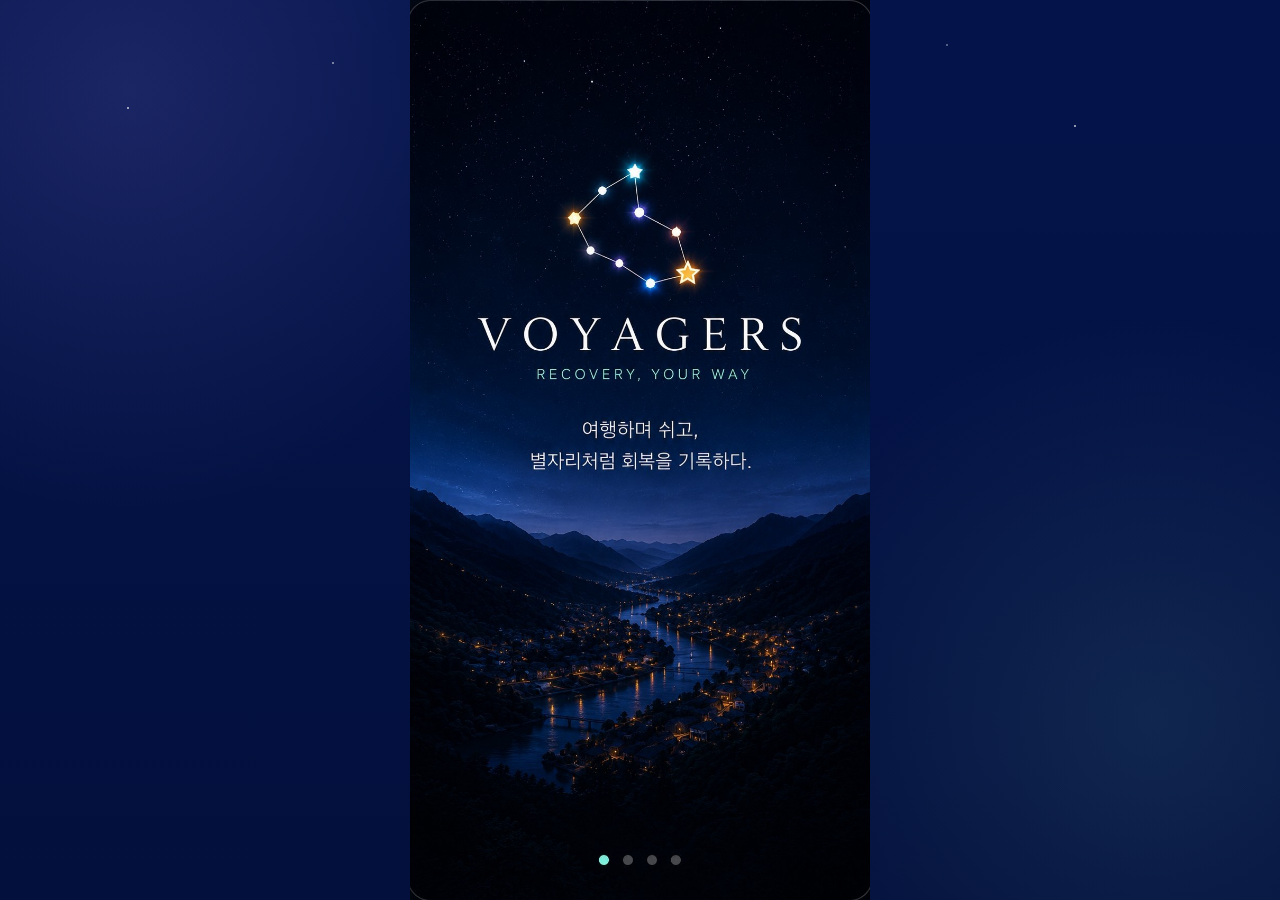
<file: index.html>
<!DOCTYPE html>
<html lang="ko">
<head>
  <meta charset="UTF-8" />
  <meta name="viewport" content="width=device-width, initial-scale=1, viewport-fit=cover" />
  <title>VOYAGERS - Mobile Prototype</title>
  <link rel="preconnect" href="https://fonts.googleapis.com">
  <link rel="preconnect" href="https://fonts.gstatic.com" crossorigin>
  <link href="https://fonts.googleapis.com/css2?family=Cormorant+Garamond:wght@500;600;700&family=Pretendard:wght@400;500;600;700;800&display=swap" rel="stylesheet">
  <link rel="stylesheet" href="style.css?v=300">
</head>
<body>
  <div class="app-shell">
    <section class="screen active" id="splash-screen">
      <div class="center-screen" id="splash-bg">
        </div>
    </section>

    <section class="screen" id="onboarding-screen">
      <div class="screen-inner" style="padding: 0; position: relative; height: 100vh;">
        
        <button id="to-login" style="
          position: absolute; 
          top: 0; right: 0; 
          width: 100px; height: 60px; 
          z-index: 20; 
          background: transparent; 
          border: none; 
          color: transparent; 
          cursor: pointer;
          outline: none;
          -webkit-tap-highlight-color: transparent; /* 터치 시 생기는 하이라이트 박스 제거 */
        ">
          건너뛰기
        </button>

        <div class="hero-card" style="border: none; box-shadow: none; border-radius: 0; height: 100%; margin: 0; background: #03103d;">
          <div class="hero-slide slide-art" data-slide="0" id="ob-bg-1"></div>
          <div class="hero-slide slide-art" data-slide="1" id="ob-bg-2"></div>
          <div class="hero-slide slide-art" data-slide="2" id="ob-bg-3"></div>
        </div>

        <div style="position: absolute; bottom: calc(50px + env(safe-area-inset-bottom)); left: 24px; right: 24px; z-index: 10;">
          <div class="progress-dots" style="margin-bottom: 32px; justify-content: center;">
            <span class="active" data-dot="0"></span>
            <span data-dot="1"></span>
            <span data-dot="2"></span>
          </div>
          <button class="cta-btn" id="next-onboarding" style="background: #fff; color: #03103d; font-weight: 800; box-shadow: 0 10px 30px rgba(0,0,0,0.5);">다음 항해로</button>
        </div>
      </div>
    </section>

    <section class="screen" id="login-screen">
      <div class="screen-inner">
        <div class="top-row">
          <button class="chip-btn" id="back-to-onboarding">이전</button>
          <button class="ghost-btn" id="skip-to-home-top">비로그인으로 입장</button>
        </div>

        <div class="card login-panel">
          <div class="login-logo">
            <div class="mini-mark" aria-hidden="true">
              <svg viewBox="0 0 80 80" width="42" height="42" fill="none">
                <path d="M14 49 L25 41 L37 45 L48 33 L60 37 L69 26 L74 29" stroke="rgba(182,230,255,0.78)" stroke-width="2.4" stroke-linecap="round"/>
                <circle cx="14" cy="49" r="3.5" fill="#fff1ad"/><circle cx="25" cy="41" r="4" fill="#fff1ad"/><circle cx="37" cy="45" r="3.4" fill="#fff1ad"/><circle cx="48" cy="33" r="4.2" fill="#fff1ad"/><circle cx="60" cy="37" r="3.8" fill="#fff1ad"/><circle cx="69" cy="26" r="4.4" fill="#fff1ad"/><circle cx="74" cy="29" r="3.2" fill="#fff1ad"/>
              </svg>
            </div>
            <div>
              <h2 class="mini-brand">VOYAGERS</h2>
              <p class="mini-copy">영월의 고요한 밤을 따라, 수면을 위한 여행을 시작해보세요.</p>
            </div>
          </div>

          <h3 class="login-title">당신의 회복 별자리를 시작할 준비가 되었어요</h3>
          <p class="login-desc">원하는 로그인 방식으로 시작하거나, 지금은 비로그인으로 먼저 둘러볼 수도 있어요.</p>

          <div class="social-stack">
            <button class="social-btn kakao social-trigger" data-provider="카카오">카카오로 시작하기</button>
            <button class="social-btn naver social-trigger" data-provider="네이버">네이버로 시작하기</button>
            <button class="social-btn apple social-trigger" data-provider="Apple ID">Apple ID로 시작하기</button>
          </div>

          <div class="divider">또는</div>
          <button class="guest-btn" id="skip-to-home">로그인 생략하고 다음 페이지로</button>
          <div class="info-note" style="position:relative;z-index:1;">비로그인으로 둘러본 뒤, 나중에 별자리 기록을 저장할 수 있습니다.</div>
        </div>

        <div class="login-footnote">현재는 화면 프로토타입 단계로, 소셜 로그인은 실제 인증 대신 안내 모달로 연결됩니다.</div>
      </div>
    </section>

    <section class="screen" id="home-screen">
      <div class="screen-inner">
        <div class="topbar">
          <div class="brand">
            <div class="brand-mark">
              <svg viewBox="0 0 24 24" fill="none" stroke="currentColor" stroke-width="1.8" aria-hidden="true">
                <path d="M4 16L12 5l8 11"/><path d="M8 16h8"/><path d="M10 19h4"/>
              </svg>
            </div>
            <div class="brand-copy-home">
              <small>Starry Sleep Tourism</small>
              <strong>VOYAGERS</strong>
            </div>
          </div>
          <div class="top-actions">
            <button class="icon-btn" id="open-record-modal" aria-label="회복 기록 안내">✦</button>
            <button class="icon-btn" id="open-profile-modal" aria-label="프로필 안내">☻</button>
          </div>
        </div>

        <section class="page-section active" data-page="home">
          <div class="page-hero">
            <div class="eyebrow">영월 숙면 관광 · 별자리 지도</div>
            <h1>오늘의 회복 여정을 따라 나만의 별자리를 완성해보세요</h1>
            <p>수면에 도움이 되는 영월의 관광 자원을 따라 이동하고, 방문한 장소를 별처럼 모아 개인별 회복 별자리를 만드는 홈 화면 프로토타입입니다.</p>
          </div>

          <div class="map-top">
              <div>
                <h2>오늘의 별자리 지도</h2>
                <p>수면 치유를 돕는 영월의 장소들을 연결하여 별자리를 그려보세요.</p>
              </div>
            </div>

            <div class="legend">
              <span class="pill"><i style="background:#00FBFF"></i> 정서 안정</span>
              <span class="pill"><i style="background:#FF2E63"></i> 수면 압력</span>
              <span class="pill"><i style="background:#00FF85"></i> 숲 치유</span>
              <span class="pill"><i style="background:#BF95FF"></i> 야경 전환</span>
              <span class="pill"><i style="background:#FFD700"></i> 치유 숙소</span>
            </div>

            <div class="map-visual">
            <div class="map-scroll-area" id="map-scroll-area">
              <div id="map-wrapper" style="position: relative; display: inline-flex; height: 100%; transform-origin: top left; transition: transform 0.2s ease-out;">
                
                <img src="images/map.jpg?v=999" class="real-map-img" id="real-map-img" alt="영월 지도">
                
                <div id="star-layer" style="position: absolute; top:0; left:0; width:100%; height:100%;">
                  
                  <svg id="constellation-svg" style="position: absolute; top:0; left:0; width:100%; height:100%; z-index:1; pointer-events:none;"></svg>

                  <button class="node-button state-default theme-calm" style="left: 40.5%; top: 66%;" data-node="cheongnyeongpo" data-theme="calm">
                    <span class="glow"></span><span class="dot"></span><span class="label">청령포</span>
                  </button>
                  <button class="node-button state-default theme-calm" style="left: 42.1%; top: 53.2%;" data-node="jangneung" data-theme="calm">
                    <span class="glow"></span><span class="dot"></span><span class="label">장릉</span>
                  </button>
                  <button class="node-button state-default theme-calm" style="left: 64.5%; top: 87.3%;" data-node="saggat" data-theme="calm">
                    <span class="glow"></span><span class="dot"></span><span class="label">김삿갓문학관</span>
                  </button>
<button class="node-button state-default theme-calm" style="left: 59.1%; top: 71.2%;" data-node="yemilfootbath" data-theme="calm">
  <span class="dot"></span><span class="label">와인족욕체험</span>
</button>
<button class="node-button state-default theme-calm" style="left: 45.0%; top: 53.9%;" data-node="bodeoksa" data-theme="calm">
  <span class="dot"></span><span class="label">보덕사</span>
</button>
                  <button class="node-button state-default theme-active" style="left: 54.5%; top: 42%;" data-node="eorayeon" data-theme="active">
                    <span class="glow"></span><span class="dot"></span><span class="label">동강 어라연</span>
                  </button>
                  <button class="node-button state-default theme-active" style="left: 28.3%; top: 49.6%;" data-node="hanbando" data-theme="active">
                    <span class="glow"></span><span class="dot"></span><span class="label">한반도지형</span>
                  </button>
                  <button class="node-button state-default theme-active" style="left: 16.6%; top: 27.7%;" data-node="yoseonjeong" data-theme="active">
                    <span class="glow"></span><span class="dot"></span><span class="label">요선정</span>
                  </button>
                  <button class="node-button state-default theme-active" style="left: 53.2%; top: 79.0%;" data-node="riverbugging" data-theme="active">
  <span class="dot"></span><span class="label">리버버깅</span>
</button>
<button class="node-button state-default theme-active" style="left: 61.2%; top: 74.0%;" data-node="sankkoradeyi" data-theme="active">
  <span class="dot"></span><span class="label">산꼬라데이길</span>
</button>
                  <button class="node-button state-default theme-forest" style="left: 64.5%; top: 58.8%;" data-node="manggyeong" data-theme="forest">
                    <span class="glow"></span><span class="dot"></span><span class="label">망경대산 휴양림</span>
                  </button>
                  <button class="node-button state-default theme-forest" style="left: 92.4%; top: 76.2%;" data-node="moss" data-theme="forest">
                    <span class="glow"></span><span class="dot"></span><span class="label">상동 이끼계곡</span>
                  </button>
                  <button class="node-button state-default theme-forest" style="left: 71.9%; top: 83.5%;" data-node="naeri" data-theme="forest">
                    <span class="glow"></span><span class="dot"></span><span class="label">내리계곡</span>
                  </button>
<button class="node-button state-default theme-forest" style="left: 60.3%; top: 59.3%;" data-node="yeonhavalley" data-theme="forest">
  <span class="dot"></span><span class="label">연하계곡</span>
</button>
<button class="node-button state-default theme-forest" style="left: 79.5%; top: 66.2%;" data-node="danpungsan" data-theme="forest">
  <span class="dot"></span><span class="label">단풍산</span>
</button>
                  <button class="node-button state-default theme-night" style="left: 47.7%; top: 54.7%;" data-node="byeolmaro" data-theme="night">
                    <span class="glow"></span><span class="dot"></span><span class="label">별마로천문대</span>
                  </button>
                  <button class="node-button state-default theme-night" style="left: 39.4%; top: 52.4%;" data-node="seondol" data-theme="night">
                    <span class="glow"></span><span class="dot"></span><span class="label">선돌 (일몰)</span>
                  </button>
                  <button class="node-button state-default theme-night" style="left: 49.6%; top: 59%;" data-node="yeongwolbridge" data-theme="night">
                    <span class="glow"></span><span class="dot"></span><span class="label">영월대교 야경</span>
                  </button>
<button class="node-button state-default theme-night" style="left: 41.1%; top: 60.7%;" data-node="riversidedetention" data-theme="night">
  <span class="dot"></span><span class="label">강변저류지</span>
</button>
<button class="node-button state-default theme-night" style="left: 47.3%; top: 58.8%;" data-node="radiostar" data-theme="night">
  <span class="dot"></span><span class="label">라디오스타박물관</span>
</button>
                  <button class="node-button state-default theme-stay" style="left: 27%; top: 47.9%;" id="dynamic-stay-node" data-node="room_pending" data-theme="stay">
                    <span class="glow"></span><span class="dot"></span><span class="label">전용 치유 숙소</span>
                  </button>
                  
                </div> </div> </div> <div class="map-controls">
              <span id="zoom-level-text" style="color:var(--mint); font-size:11px; text-align:center; font-weight:800; background:rgba(0,0,0,0.6); padding:4px 0; border-radius:12px; margin-bottom:4px; border:1px solid rgba(255,255,255,0.1);">1.0x</span>
              <button id="map-zoom-in" aria-label="지도 확대">＋</button>
              <button id="map-zoom-out" aria-label="지도 축소">－</button>
            </div>
            
            <div class="map-indicator-container">
              <div class="map-indicator-bar" id="map-indicator-bar"></div>
            </div>
          </div> <section class="section">
            <div class="section-header">
              <div>
                <h3>오늘의 수면 친화 관광지</h3>
                <p>수면에 도움이 되는 시간대와 감각 자극 수준에 맞춰, 영월의 회복 장소를 추천합니다.</p>
              </div>
              <div class="linkish">전체 보기</div>
            </div>

            <div class="recommend-grid">
              <article class="recommend-card forest">
                <div class="content">
                  <span class="tag best">추천</span>
                  <h4>느린 숲길 산책 코스</h4>
                  <p>낮의 햇빛과 조용한 걸음을 통해 생체리듬을 정돈하고, 과한 각성을 낮추는 자연 체류형 코스입니다.</p>
                </div>
                <div class="footer">
                  <div class="meta">
                    <span>저자극</span>
                    <span>30분</span>
                    <span>환경 민감형</span>
                  </div>
                  <div class="round-play">→</div>
                </div>
              </article>

              <article class="recommend-card stars">
                <div class="content">
                  <span class="tag night">Night</span>
                  <h4>별 보기 전환 루트</h4>
                  <p>해질 무렵부터 별마로천문대 방향으로 이어지는 조용한 동선으로, 밤의 감각 전환을 돕는 코스입니다.</p>
                </div>
                <div class="footer">
                  <div class="meta">
                    <span>야간 추천</span>
                    <span>40분</span>
                    <span>별자리 완성</span>
                  </div>
                  <div class="round-play">→</div>
                </div>
              </article>

              <article class="recommend-card river">
                <div class="content">
                  <span class="tag new">새 루트</span>
                  <h4>강변 감각 리셋 포인트</h4>
                  <p>시야가 트인 강변에서 머무르며 호흡을 정리하고, 숙소 도착 전 몸의 긴장을 풀어주는 정적 체류형 장소입니다.</p>
                </div>
                <div class="footer">
                  <div class="meta">
                    <span>정서 회복형</span>
                    <span>20분</span>
                    <span>숙소 전 추천</span>
                  </div>
                  <div class="round-play">→</div>
                </div>
              </article>
            </div>
          </section>
        </section> 

        <section class="page-section" data-page="diagnosis">
          <div class="page-hero" style="text-align:center; align-items:center; display:flex; flex-direction:column;">
            <div class="eyebrow" style="margin:0 auto 14px;">진단 · 사전 설문</div>
            <h1 style="max-width:100%; text-align:center;">오늘의 회복 여행을 설계하기 위한 3가지 진단</h1>
            <p style="text-align:center; margin:12px auto 0;">여행 성향 · 수면 습관 · 환경 민감도를 차례대로 체크하면, 홈에서 맞춤 회복 코스를 보여드립니다.</p>
          </div>

          <section class="section">
            <div style="display:flex; flex-direction:column; gap:14px;" id="survey-card-list">
              <button class="survey-entry-card" data-survey="travel" style="
                display:flex; align-items:center; gap:16px;
                padding:18px 20px;
                border-radius:24px;
                border:1px solid rgba(255,255,255,0.1);
                background:linear-gradient(135deg, rgba(159,141,255,0.18), rgba(255,255,255,0.04));
                cursor:pointer; text-align:left; width:100%;
              ">
                <div style="
                  width:52px; height:52px; flex:0 0 52px;
                  border-radius:18px;
                  background:rgba(159,141,255,0.22);
                  display:grid; place-items:center;
                  font-size:24px;
                ">✦</div>
                <div style="flex:1;">
                  <div style="font-size:11px; color:var(--text-faint); letter-spacing:0.1em; text-transform:uppercase; margin-bottom:4px;">진단 01</div>
                  <div style="font-size:17px; font-weight:800; color:var(--text); margin-bottom:4px;">여행 성향</div>
                  <div style="font-size:12px; color:var(--text-soft); line-height:1.55;">나는 어떤 스타일의 여행자인가요?</div>
                </div>
                <div id="travel-status" style="
                  font-size:11px; font-weight:700;
                  padding:6px 10px; border-radius:999px;
                  background:rgba(255,255,255,0.06);
                  color:var(--text-faint);
                  white-space:nowrap;
                ">미완료</div>
              </button>

              <button class="survey-entry-card" data-survey="sleep" style="
                display:flex; align-items:center; gap:16px;
                padding:18px 20px;
                border-radius:24px;
                border:1px solid rgba(255,255,255,0.1);
                background:linear-gradient(135deg, rgba(133,228,209,0.14), rgba(255,255,255,0.04));
                cursor:pointer; text-align:left; width:100%;
              ">
                <div style="
                  width:52px; height:52px; flex:0 0 52px;
                  border-radius:18px;
                  background:rgba(133,228,209,0.18);
                  display:grid; place-items:center;
                  font-size:24px;
                ">☾</div>
                <div style="flex:1;">
                  <div style="font-size:11px; color:var(--text-faint); letter-spacing:0.1em; text-transform:uppercase; margin-bottom:4px;">진단 02</div>
                  <div style="font-size:17px; font-weight:800; color:var(--text); margin-bottom:4px;">수면 습관</div>
                  <div style="font-size:12px; color:var(--text-soft); line-height:1.55;">요즘 충분히 자고 있나요?</div>
                </div>
                <div id="sleep-status" style="
                  font-size:11px; font-weight:700;
                  padding:6px 10px; border-radius:999px;
                  background:rgba(255,255,255,0.06);
                  color:var(--text-faint);
                  white-space:nowrap;
                ">미완료</div>
              </button>

              <button class="survey-entry-card" data-survey="sensitivity" style="
                display:flex; align-items:center; gap:16px;
                padding:18px 20px;
                border-radius:24px;
                border:1px solid rgba(255,255,255,0.1);
                background:linear-gradient(135deg, rgba(255,201,107,0.14), rgba(255,255,255,0.04));
                cursor:pointer; text-align:left; width:100%;
              ">
                <div style="
                  width:52px; height:52px; flex:0 0 52px;
                  border-radius:18px;
                  background:rgba(255,201,107,0.18);
                  display:grid; place-items:center;
                  font-size:24px;
                ">◎</div>
                <div style="flex:1;">
                  <div style="font-size:11px; color:var(--text-faint); letter-spacing:0.1em; text-transform:uppercase; margin-bottom:4px;">진단 03</div>
                  <div style="font-size:17px; font-weight:800; color:var(--text); margin-bottom:4px;">환경 민감도</div>
                  <div style="font-size:12px; color:var(--text-soft); line-height:1.55;">빛·소리·온도에 얼마나 민감한가요?</div>
                </div>
                <div id="sensitivity-status" style="
                  font-size:11px; font-weight:700;
                  padding:6px 10px; border-radius:999px;
                  background:rgba(255,255,255,0.06);
                  color:var(--text-faint);
                  white-space:nowrap;
                ">미완료</div>
              </button>
            </div>
          </section>
        </section>

        <section class="page-section" data-page="course">
          <div class="page-hero">
            <div class="eyebrow" id="course-eyebrow">코스 · 맞춤 동선</div>
            <h1 id="course-hero-title">낮에서 밤까지 이어지는 회복 동선을 확인하세요</h1>
            <p id="course-hero-desc">진단을 완료하면 나의 수면 성향과 환경 민감도에 맞춘 1박 2일 회복 타임라인이 이곳에 생성됩니다.</p>
          </div>

          <div id="course-empty-state" class="center-screen" style="padding-top: 40px; display: block;">
            <div style="font-size: 32px; color: var(--text-faint); margin-bottom: 12px;">✦</div>
            <p style="color: var(--text-soft); font-size: 14px; line-height:1.6;">아직 분석된 회복 프로파일이 없습니다.<br>진단 탭에서 3가지 설문을 먼저 완료해 주세요.</p>
          </div>

          <div id="course-timeline-state" style="display: none;">
            
            <div class="prescription-card">
              <div class="rx-header">
                <span class="rx-logo">Rx</span>
                <span class="rx-title">Sleep Prescription</span>
              </div>
              <div class="rx-tags">
                <span class="rx-tag" id="rx-match">AI 매칭률 분석 중...</span>
                <span class="rx-tag" id="rx-pressure">권장 수면 압력 분석 중...</span>
                <span class="rx-tag" id="rx-env">환경 제어 솔루션 대기 중</span>
              </div>
            </div>

            <div class="timeline-container">
              <div class="timeline-item">
                <div class="timeline-marker step-1"></div>
                <div class="timeline-content card plain-card">
                  <div class="timeline-time">Day 1 · 14:00 PM</div>
                  <h4 id="course-step1-title">맞춤형 오후 활동</h4>
                  <p id="course-step1-desc">생체 리듬을 깨우는 활동 구간입니다.</p>
                  <div class="meta" style="margin-top: 10px;">
                    <span id="course-step1-tag">활동형</span>
                  </div>
                </div>
              </div>

              <div class="timeline-item">
                <div class="timeline-marker step-2"></div>
                <div class="timeline-content card plain-card">
                  <div class="timeline-time">Day 1 · 18:00 PM</div>
                  <h4 id="course-step2-title">맞춤형 수면 다이닝</h4>
                  <p id="course-step2-desc">저녁 식사와 감각 전환 구간입니다.</p>
                </div>
              </div>

              <div class="timeline-item">
                <div class="timeline-marker step-3"></div>
                <div class="timeline-content card plain-card">
                  <div class="timeline-time">Day 1 · 21:00 PM</div>
                  <h4 id="course-step3-title">환경 맞춤형 객실 세팅</h4>
                  <p id="course-step3-desc">입면 최적화 구간입니다.</p>
                </div>
              </div>

              <div class="timeline-item">
                <div class="timeline-marker step-4"></div>
                <div class="timeline-content card plain-card">
                  <div class="timeline-time">Day 2 · 08:00 AM</div>
                  <h4 id="course-step4-title">회복 리포트 확인</h4>
                  <p id="course-step4-desc">수면 데이터 축적 구간입니다.</p>
                </div>
              </div>
            </div>

            <button class="cta-btn" id="start-journey-btn" style="margin-top: 24px; display: flex; align-items: center; justify-content: center; gap: 8px;">
              <span>✦ 이 맞춤 처방으로 별자리 여정 시작하기</span>
            </button>
            <div style="text-align: center; margin-top: 12px; color: var(--text-faint); font-size: 12px;">
              버튼을 누르면 홈 지도의 별자리 기록이 활성화됩니다.
            </div>

          </div>
        </section>

        <section class="page-section" data-page="record">
          <div class="page-hero">
            <div class="eyebrow">기록 · 수면 데이터 & 별자리</div>
            <h1>수집된 데이터로 최적의 수면 환경을 찾아갑니다</h1>
            <p>스마트링 센서 데이터와 낮의 관광 동선이 결합되어, 나에게 가장 잘 맞는 치유 프로파일을 완성합니다.</p>
          </div>

          <div id="record-empty-state" class="center-screen" style="padding-top: 40px; display: block;">
            <div style="font-size: 32px; color: var(--text-faint); margin-bottom: 12px;">☾</div>
            <p style="color: var(--text-soft); font-size: 14px; line-height: 1.6;">아직 기록된 수면 데이터가 없습니다.<br>영월의 숙소를 방문하여 첫 번째 별자리를 완성해 보세요.</p>
          </div>

          <div id="record-data-state" style="display: none;">
            
            <section class="section" style="margin-top: 0; margin-bottom: 24px;">
              <div class="section-header">
                <h3>나만의 별자리 모음</h3>
                <p>완성된 회복의 궤적들이 이곳에 보관됩니다.</p>
              </div>
              <div class="archive-grid" id="constellation-archive-grid"></div>
            </section>

            <section class="section card plain-card record-card">
              <div style="display: flex; justify-content: space-between; align-items: flex-start;">
                <div>
                  <h4 id="record-constellation-name" style="color: var(--gold); margin-bottom: 4px;">영월의 치유 별자리</h4>
                  <p style="margin: 0; font-size: 13px; color: var(--text-soft);">1회차 방문 수면 분석 리포트</p>
                </div>
                <div class="record-stars" style="margin-top: 0;">
                  <span></span><span></span><span></span><span></span><span></span>
                </div>
              </div>

              <div class="data-dashboard" style="margin-top: 20px; padding: 16px; background: rgba(0,0,0,0.2); border-radius: 16px;">
                <div style="display: flex; align-items: baseline; gap: 8px; margin-bottom: 12px;">
                  <span style="font-size: 12px; color: var(--text-faint);">종합 수면 효율</span>
                  <strong style="font-size: 28px; color: var(--mint);">88%</strong>
                  <span style="font-size: 11px; color: var(--text-soft);">↑ 평소 대비 15% 상승</span>
                </div>
                
                <div class="stat-bar-container">
                  <div class="stat-bar-label">
                    <span style="color: #9f8dff;">얕은 잠 2h</span>
                    <span style="color: var(--mint);">깊은 잠 3h 20m</span>
                    <span style="color: var(--gold);">렘수면 1h 40m</span>
                  </div>
                  <div class="stat-bar" style="height: 8px; border-radius: 4px; display: flex; overflow: hidden; margin-top: 6px;">
                    <div style="width: 25%; background: #9f8dff;"></div>
                    <div style="width: 50%; background: var(--mint);"></div>
                    <div style="width: 25%; background: var(--gold);"></div>
                  </div>
                </div>
              </div>

              <div class="record-list" style="margin-top: 16px;">
                <div class="record-item" style="background: rgba(133,228,209,0.1); border-color: rgba(133,228,209,0.2);">
                  <div>
                    <strong style="color: var(--mint);">최적의 수면 연계 발견!</strong>
                    <span style="margin-top: 6px;">낮 시간의 <b id="record-day-activity" style="color:#fff; padding:2px 6px; border-radius:4px; background:rgba(255,255,255,0.1);">활동</b>과 숙소의 <b id="record-night-env" style="color:#fff; padding:2px 6px; border-radius:4px; background:rgba(255,255,255,0.1);">환경 제어</b>가 결합되었을 때 깊은 수면 비율이 가장 높았습니다.</span>
                  </div>
                </div>
              </div>
                  <div class="record-item" style="margin-top: 12px; background: rgba(255, 201, 107, 0.05); border-color: rgba(255, 201, 107, 0.2); display: block;">
                  <strong style="color: var(--gold); margin-bottom: 8px;">실제 컨디션은 어떤가요?</strong>
                  <p style="font-size: 12px; color: var(--text-soft); margin-bottom: 12px;">기계가 측정하지 못한 당신의 주관적인 수면 만족도를 알려주세요.</p>
                  
                  <div style="display: flex; gap: 8px; justify-content: space-between;">
                    <button class="satisfaction-btn" data-value="low" style="flex:1; padding: 10px; border-radius: 12px; border: 1px solid rgba(255,255,255,0.1); background: rgba(0,0,0,0.2); color: #fff; font-size: 12px; cursor: pointer;">찌뿌둥해요 😶‍🌫️</button>
                    <button class="satisfaction-btn" data-value="mid" style="flex:1; padding: 10px; border-radius: 12px; border: 1px solid rgba(255,255,255,0.1); background: rgba(0,0,0,0.2); color: #fff; font-size: 12px; cursor: pointer;">적당해요 🙂</button>
                    <button class="satisfaction-btn" data-value="high" style="flex:1; padding: 10px; border-radius: 12px; border: 1px solid rgba(255,255,255,0.1); background: rgba(0,0,0,0.2); color: #fff; font-size: 12px; cursor: pointer;">개운해요! 🤩</button>
                  </div>
                  
                  <div id="satisfaction-result-msg" style="margin-top: 16px; font-size: 13px; line-height: 1.5; color: var(--mint); display: none; padding-top: 12px; border-top: 1px dashed rgba(255,255,255,0.1);">
                  </div>
                </div>
              <div style="margin-top: 20px; padding-top: 16px; border-top: 1px dashed rgba(255,255,255,0.1); text-align: center;">
                <p style="font-size: 12px; color: var(--text-soft); line-height: 1.5; margin-bottom: 12px;">
                  치유는 한 번으로 끝나지 않습니다.<br>다음 방문 시 다른 코스와 환경을 테스트하여<br>나에게 가장 완벽한 수면 프로파일을 완성해 보세요.
                </p>
                <button class="ghost-btn" id="reserve-next-btn" style="width: 100%; font-size: 13px;">다음 회차 치유 코스 예약하기</button>
              </div>

            </section>
          </div>
        </section>

        <section class="page-section" data-page="mypage">
          <div class="page-hero">
            <div class="eyebrow">마이 · 계정과 설정</div>
            <h1>나만의 수면 프로파일과 기록을 관리하세요</h1>
            <p>다회차 방문을 통해 업적을 달성하고, 나에게 완벽하게 맞춰진 객실 환경을 미리 세팅해 보세요.</p>
          </div>

          <section class="section" style="margin-top:0;">
            <div class="section-header">
              <h3>내 회복 프로파일</h3>
              <p>진단 기반의 나의 수면·여행 성향입니다.</p>
            </div>
            <div class="card plain-card profile-card" style="text-align:center; padding: 24px 16px;">
              <div class="profile-avatar" id="mypage-avatar">?</div>
              <h4 id="mypage-profile-title" style="font-size:18px; font-weight:800; color:#fff; margin-bottom:8px;">미진단 관광자</h4>
              <p id="mypage-profile-desc" style="color:var(--text-soft); font-size:13px; margin:0; line-height:1.5;">진단 탭에서 사전 설문을 완료하면 나만의 프로파일 칭호가 부여됩니다.</p>
            </div>
          </section>
          <section class="section" id="mypage-daily-routine" style="display: none;">
            <div class="section-header">
              <h3>일상 수면 루틴 가이드</h3>
              <p>영월에서의 회복 경험을 일상에서도 이어가세요.</p>
            </div>
            <div class="card plain-card" style="background: linear-gradient(135deg, rgba(255,255,255,0.06), rgba(255,255,255,0.01));">
              <div class="trail-list" style="margin-top: 0;">
                <div class="trail-step">
                  <div class="step-dot" style="background: var(--primary); box-shadow: 0 0 0 4px rgba(159,141,255,0.15);"></div>
                  <div class="step-copy">
                    <strong style="color: #fff;">행동 처방 (낮)</strong>
                    <span id="routine-action">진단을 완료하면 맞춤 일상 행동 가이드가 제공됩니다.</span>
                  </div>
                </div>
                <div class="trail-step">
                  <div class="step-dot" style="background: var(--gold); box-shadow: 0 0 0 4px rgba(255,201,107,0.15);"></div>
                  <div class="step-copy">
                    <strong style="color: #fff;">환경 세팅 (밤)</strong>
                    <span id="routine-env">진단을 완료하면 맞춤 침실 환경 가이드가 제공됩니다.</span>
                  </div>
                </div>
                <div class="trail-step">
                  <div class="step-dot" style="background: var(--mint); box-shadow: 0 0 0 4px rgba(133,228,209,0.15);"></div>
                  <div class="step-copy">
                    <strong style="color: #fff;">마인드 케어 (취침 전)</strong>
                    <span id="routine-mind">진단을 완료하면 수면 전 마인드 컨트롤 팁이 제공됩니다.</span>
                  </div>
                </div>
              </div>
            </div>
          </section>

          <section class="section">
            <div class="section-header">
              <h3>나의 회복 업적</h3>
              <p>영월에서의 특별한 경험을 수집해 보세요.</p>
            </div>
            <div class="card plain-card">
              <div class="badge-grid">
                <div class="badge-item unlocked">
                  <div class="badge-icon" style="background:var(--mint); color:#000;">✨</div>
                  <strong>첫 별자리</strong>
                  <span>여정 1회 완료</span>
                </div>
                <div class="badge-item locked">
                  <div class="badge-icon">🌲</div>
                  <strong>피톤치드 중독</strong>
                  <span>숲 치유 3회</span>
                </div>
                <div class="badge-item locked">
                  <div class="badge-icon">🦇</div>
                  <strong>영월의 배트맨</strong>
                  <span>야간 전환 마스터</span>
                </div>
                <div class="badge-item locked">
                  <div class="badge-icon">💤</div>
                  <strong>기절의 달인</strong>
                  <span>수면압력 100%</span>
                </div>
              </div>
            </div>
          </section>

          <section class="section" style="margin-bottom: 24px;">
            <div class="section-header">
              <h3>숙소 환경 사전 세팅</h3>
              <p>예약 시 객실 IoT 시스템에 자동 적용됩니다.</p>
            </div>
            <div class="card plain-card" style="padding: 0; overflow:hidden;">
              <div class="setting-row">
                <div class="setting-info">
                  <strong>💍 스마트 기기 트래킹</strong>
                  <span>수면 중 심박수/뒤척임 데이터 연동</span>
                </div>
                <label class="toggle-switch">
                  <input type="checkbox" checked>
                  <span class="slider"></span>
                </label>
              </div>
              <div class="setting-row">
                <div class="setting-info">
                  <strong>🎵 입면 유도 사운드</strong>
                  <span>체크인 시 스피커 기본 재생음</span>
                </div>
                <div style="font-size:12px; color:var(--primary); font-weight:700;">연하계곡 물소리 &gt;</div>
              </div>
              <div class="setting-row" style="border-bottom:none;">
                <div class="setting-info">
                  <div class="setting-row" style="border-bottom:none;">
                <div class="setting-info">
                  <strong>🌡️ 객실 수면 온도</strong>
                  <span>수면 의학 권장 심부체온 강하 온도</span>
                </div>
                <div style="display:flex; align-items:center; gap:10px;">
                  <button class="temp-btn">-</button>
                  <strong style="font-size:16px; width:28px; text-align:center;">21°</strong>
                  <button class="temp-btn">+</button>
                </div>
              </div>
            </div>
          </section>
        </section> </div> <nav class="bottom-nav" aria-label="하단 탭 내비게이션" id="bottom-nav">
      <div class="bottom-nav-inner">
        <div class="nav-grid">
          <button class="tab-button" data-tab="diagnosis" aria-label="진단"><span class="ico">◎</span><span>진단</span></button>
          <button class="tab-button" data-tab="course" aria-label="코스"><span class="ico">✦</span><span>코스</span></button>
          <button class="tab-button active" data-tab="home" aria-label="홈"><span class="ico">⌂</span><span>홈</span></button>
          <button class="tab-button" data-tab="record" aria-label="기록"><span class="ico">☾</span><span>기록</span></button>
          <button class="tab-button" data-tab="mypage" aria-label="마이"><span class="ico">☻</span><span>마이</span></button>
        </div>
             </div>
    </nav>

    </section> <div class="modal" id="sheet-modal" aria-hidden="true">
    <div class="modal-scrim" id="modal-scrim"></div>
    <div class="sheet" role="dialog" aria-modal="true" aria-labelledby="sheet-title">
      <div class="sheet-handle"></div>
      <div class="sheet-header">
        <div class="sheet-title">
          <h3 id="sheet-title">상세 정보</h3>
          <p id="sheet-subtitle">선택한 항목의 설명이 여기에 표시됩니다.</p>
        </div>
        <button class="close-btn" id="close-modal" aria-label="닫기">✕</button>
      </div>
      <div class="sheet-grid" id="sheet-grid"></div>
      <div class="sheet-actions">
        <button class="cta-btn" id="sheet-primary">확인</button>
        <button class="sub-btn" id="sheet-secondary">닫기</button>
      </div>
    </div>
  </div>

  <div class="survey-modal" id="survey-modal">
    <div class="survey-modal-inner">
      <div class="survey-modal-header">
        <button class="survey-modal-close" id="survey-modal-close">✕</button>
        <span class="survey-modal-label" id="survey-modal-label">여행 성향</span>
      </div>
      <div class="survey-modal-progress">
        <div class="survey-modal-progress-text" id="survey-modal-progress-text">1 / 5</div>
        <div class="survey-modal-progress-bar-wrap">
          <div class="survey-modal-progress-bar" id="survey-modal-progress-bar" style="width:20%;"></div>
        </div>
      </div>
      <div class="survey-modal-question" id="survey-modal-question"></div>
      <div class="survey-modal-footer" style="display: flex; gap: 10px;">
        <button class="sub-btn" id="survey-modal-prev" style="display: none; margin-top: 0; flex: 1;">이전</button>
        <button class="cta-btn" id="survey-modal-next" style="flex: 2;">다음</button>
      </div>
    </div>
  </div>

  <div class="survey-modal" id="survey-result-modal">
    <div class="survey-modal-inner" style="position: relative; overflow: hidden;">
      <div class="survey-modal-header">
        <button class="survey-modal-close" id="survey-result-close">✕</button>
        <span class="survey-modal-label">진단 완료</span>
      </div>
      <div style="flex:1; overflow-y:auto;">
        <div style="text-align:center; padding:24px 0 20px;">
          <div style="font-size:48px; margin-bottom:12px;">✦</div>
          <small style="color:var(--text-faint); font-size:11px; letter-spacing:0.12em; text-transform:uppercase;">오늘의 회복 프로파일</small>
          <h3 id="result-modal-title" style="margin:10px 0 0; font-size:22px; font-weight:800; letter-spacing:-0.02em; line-height:1.4;"></h3>
        </div>
        <div id="result-modal-desc" style="margin:0; border-top:1px solid rgba(255,255,255,0.08); padding-top:18px; display:flex; flex-direction:column; gap:14px;"></div>
      </div>
      <div class="survey-modal-footer">
        <button class="cta-btn" id="result-go-course">코스 탭에서 맞춤 코스 확인하기</button>
        <button class="sub-btn" id="result-close-btn" style="margin-top:10px;">닫기</button>
      </div>

      <div id="result-loading-overlay" style="position:absolute; inset:0; background:var(--bg-deep); z-index:100; display:none; flex-direction:column; align-items:center; justify-content:center; text-align:center;">
        <div class="loading-spinner" style="width:40px; height:40px; border:4px solid rgba(255,255,255,0.1); border-top-color:var(--mint); border-radius:50%; margin-bottom:24px;"></div>
        <h3 style="font-size:18px; font-weight:800; margin:0 0 8px;">맞춤형 코스 생성 중...</h3>
        <p style="color:var(--text-soft); font-size:13px; line-height:1.6;">AI가 수면 데이터와<br>영월의 치유 자원을 매칭하고 있습니다.</p>
      </div>
    </div>
  </div>
<div class="survey-modal" id="reward-modal">
    <div class="survey-modal-inner" style="justify-content: center; align-items: center; text-align: center;">
      <div class="reward-glow-effect"></div>
      
      <div class="reward-content">
        <div class="reward-icon">✦</div>
        <h2 style="font-size: 28px; font-weight: 800; margin-bottom: 8px; letter-spacing: -0.02em;">별자리가 완성되었습니다!</h2>
        <p style="color: var(--text-soft); font-size: 15px; line-height: 1.6; margin-bottom: 24px;">
          영월의 밤을 따라 5개의 회복 별을 모두 모으셨네요.<br>당신만을 위한 숙면 선물이 도착했습니다.
        </p>

        <div class="reward-coupon">
          <div class="coupon-left">
            <small>GIFT</small>
            <strong>SLEEP KIT</strong>
          </div>
          <div class="coupon-right">
            <div class="coupon-title">영월 수면 리추얼 키트</div>
            <div class="coupon-desc">지역 약초 베개 & 멜라토닌 티 세트</div>
            <div class="coupon-code">CODE: STAR-Y0524</div>
          </div>
        </div>

        <button class="cta-btn" id="reward-confirm-btn" style="margin-top: 30px;">기록 탭에서 내 별자리 확인하기</button>
        <button class="sub-btn" id="reward-close-btn">나중에 받기</button>
      </div>
    </div>
  </div>
  <div class="modal place-modal" id="place-detail-modal">
  <div class="place-modal-inner">
    <div class="place-topbar">
      <button id="pd-back-btn" class="icon-btn" style="border:none; background:transparent;">←</button>
      <span>장소 상세</span>
      <button class="icon-btn" style="border:none; background:transparent; visibility:hidden;">Q</button>
    </div>
    <div class="place-hero-img" id="pd-image"></div>
    <div class="place-content">
      <div class="place-title-row">
        <h1 id="pd-title">장소 이름</h1>
        <span class="place-tag" id="pd-eng">Theme</span>
        <span class="place-tag ghost" id="pd-kor">테마</span>
      </div>
      <p class="place-desc" id="pd-desc">설명</p>
      <div class="place-section">
        <h4 style="color: var(--mint);">수면 도움</h4>
        <p id="pd-sleep">수면 도움</p>
      </div>
      <div class="place-section">
        <h4 style="color: var(--mint);">추천 대상</h4>
        <p id="pd-target">추천 대상</p>
      </div>
    </div>
    <div class="place-bottom-bar">
      <button class="cta-btn" id="pd-checkin-btn" style="background: var(--mint); color: #020a26;">방문 체크인</button>
    </div>
  </div>
</div>
  <script src="script.js"></script>
</body>
</html>
</file>
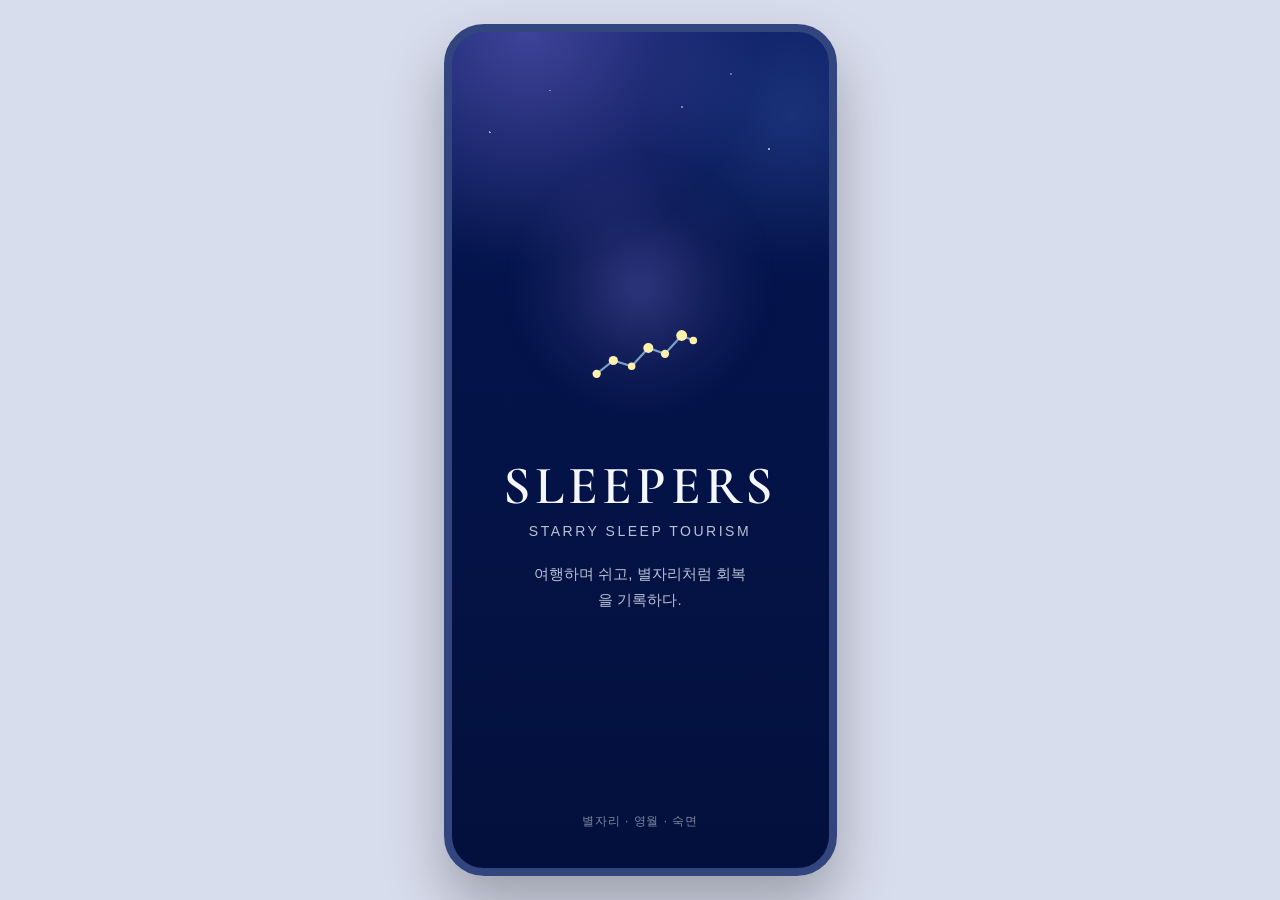
<file: sleepers-flow.html>
<!DOCTYPE html>
<html lang="ko">
<head>
  <meta charset="UTF-8" />
  <meta name="viewport" content="width=device-width, initial-scale=1.0" />
  <title>SLEEPERS - 온보딩 프로토타입</title>
  <link rel="preconnect" href="https://fonts.googleapis.com">
  <link rel="preconnect" href="https://fonts.gstatic.com" crossorigin>
  <link href="https://fonts.googleapis.com/css2?family=Cormorant+Garamond:wght@500;600;700&family=Pretendard:wght@400;500;600;700;800&display=swap" rel="stylesheet">
  <style>
    :root {
      --bg: #04144b;
      --bg-deep: #03103d;
      --bg-mid: #0a1c62;
      --surface: rgba(255,255,255,0.06);
      --surface-2: rgba(255,255,255,0.1);
      --text: #f5f7ff;
      --text-soft: rgba(245,247,255,0.76);
      --text-faint: rgba(245,247,255,0.5);
      --line: rgba(255,255,255,0.1);
      --primary: #9f8dff;
      --mint: #85e4d1;
      --gold: #ffc96b;
      --pink: #ff5ea8;
      --naver: #03c75a;
      --kakao: #fee500;
      --shadow: 0 18px 40px rgba(0,0,0,0.24);
      --radius-xxl: 32px;
      --radius-xl: 28px;
      --radius-lg: 24px;
      --radius-md: 20px;
      --phone-width: 393px;
      --phone-height: 852px;
    }
    * { box-sizing: border-box; }
    html, body { margin: 0; background: #d8dded; }
    body {
      min-height: 100vh;
      display: grid;
      place-items: center;
      padding: 20px;
      font-family: 'Pretendard', -apple-system, BlinkMacSystemFont, 'Segoe UI', Roboto, 'Noto Sans KR', sans-serif;
    }
    button { font: inherit; }
    .phone {
      width: min(100%, var(--phone-width));
      height: min(96vh, var(--phone-height));
      border-radius: 40px;
      overflow: hidden;
      position: relative;
      border: 8px solid #32457e;
      background:
        radial-gradient(circle at 20% 0%, rgba(159,141,255,0.35), transparent 26%),
        radial-gradient(circle at 90% 10%, rgba(113,158,255,0.18), transparent 18%),
        linear-gradient(180deg, #0a1c62 0%, #04144b 30%, #03103d 100%);
      box-shadow: 0 30px 60px rgba(0,0,0,0.28);
      color: var(--text);
      isolation: isolate;
    }
    .phone::before {
      content: "";
      position: absolute;
      inset: 0;
      pointer-events: none;
      z-index: 0;
      background-image:
        radial-gradient(circle at 10% 12%, rgba(255,255,255,0.7) 0 1px, transparent 1px),
        radial-gradient(circle at 26% 7%, rgba(255,255,255,0.55) 0 1px, transparent 1px),
        radial-gradient(circle at 61% 9%, rgba(255,255,255,0.5) 0 1px, transparent 1px),
        radial-gradient(circle at 84% 14%, rgba(255,255,255,0.72) 0 1px, transparent 1px),
        radial-gradient(circle at 74% 5%, rgba(255,255,255,0.4) 0 1px, transparent 1px);
      opacity: 0.85;
    }
    .screen {
      position: absolute;
      inset: 0;
      opacity: 0;
      pointer-events: none;
      transition: opacity 320ms ease;
      z-index: 1;
    }
    .screen.active {
      opacity: 1;
      pointer-events: auto;
      z-index: 5;
    }
    .stage {
      position: absolute;
      inset: 0;
      padding: 22px 18px 26px;
    }
    .center-stage {
      display: flex;
      flex-direction: column;
      align-items: center;
      justify-content: center;
      text-align: center;
      height: 100%;
      position: relative;
    }
    .soft-orb {
      position: absolute;
      width: 260px;
      height: 260px;
      border-radius: 50%;
      filter: blur(8px);
      background: radial-gradient(circle, rgba(159,141,255,0.28) 0%, rgba(159,141,255,0.08) 42%, transparent 72%);
      top: 15%;
      left: 50%;
      transform: translateX(-50%);
    }
    .constellation-wrap {
      position: relative;
      width: 150px;
      height: 150px;
      margin-bottom: 26px;
      display: grid;
      place-items: center;
    }
    .brand-name {
      font-family: 'Cormorant Garamond', serif;
      font-size: 54px;
      line-height: 1;
      letter-spacing: 0.08em;
      font-weight: 600;
      margin: 0;
    }
    .brand-sub {
      margin-top: 10px;
      color: var(--text-soft);
      font-size: 14px;
      letter-spacing: 0.18em;
      text-transform: uppercase;
    }
    .brand-copy {
      margin-top: 22px;
      max-width: 26ch;
      color: var(--text-soft);
      font-size: 15px;
      line-height: 1.75;
    }
    .splash-footer {
      position: absolute;
      bottom: 38px;
      left: 18px;
      right: 18px;
      text-align: center;
      color: var(--text-faint);
      font-size: 12px;
      letter-spacing: 0.08em;
    }
    .onboarding-stage, .login-stage {
      display: flex;
      flex-direction: column;
      height: 100%;
      position: relative;
    }
    .onboard-top {
      display: flex;
      justify-content: space-between;
      align-items: center;
      margin-bottom: 22px;
      padding-top: 6px;
    }
    .ghost-btn {
      border: 1px solid rgba(255,255,255,0.08);
      background: rgba(255,255,255,0.04);
      color: var(--text-soft);
      border-radius: 999px;
      padding: 10px 14px;
      cursor: pointer;
    }
    .progress-dots { display: flex; gap: 8px; align-items: center; }
    .progress-dots span {
      width: 8px; height: 8px; border-radius: 999px; background: rgba(255,255,255,0.2); transition: all 220ms ease;
    }
    .progress-dots span.active { width: 26px; background: var(--primary); }
    .art-card {
      position: relative; min-height: 338px; border-radius: var(--radius-xxl); overflow: hidden;
      border: 1px solid rgba(255,255,255,0.08); background: rgba(255,255,255,0.05); box-shadow: var(--shadow); margin-bottom: 22px;
    }
    .art-card::after {
      content: ""; position: absolute; inset: auto 0 0 0; height: 48%;
      background: linear-gradient(180deg, rgba(0,0,0,0) 0%, rgba(3,16,61,0.34) 20%, rgba(3,16,61,0.88) 100%);
    }
    .art-inner { position: absolute; inset: 0; }
    .art-1 { background: radial-gradient(circle at 62% 26%, rgba(255,236,188,0.96) 0 26px, rgba(255,236,188,0.22) 28px, transparent 50px), linear-gradient(180deg, #bfd8d6 0%, #d9cfb5 42%, #ebc37f 60%, #3a5c86 100%); }
    .art-1 .mountain1, .art-1 .mountain2, .art-1 .mountain3, .art-1 .branch, .art-1 .bird { position: absolute; }
    .art-1 .mountain1 { inset: auto -10% 0 -10%; height: 38%; background: #0f2747; clip-path: polygon(0 100%, 16% 54%, 26% 67%, 36% 43%, 48% 67%, 60% 40%, 71% 63%, 84% 47%, 100% 72%, 100% 100%); }
    .art-1 .mountain2 { inset: auto -8% 11% -8%; height: 24%; background: #476b8f; opacity: 0.68; clip-path: polygon(0 100%, 18% 52%, 35% 74%, 55% 42%, 71% 66%, 100% 34%, 100% 100%); }
    .art-1 .mountain3 { inset: auto -10% 18% -10%; height: 18%; background: #7191ad; opacity: 0.58; clip-path: polygon(0 100%, 14% 56%, 29% 76%, 45% 42%, 61% 72%, 76% 50%, 100% 78%, 100% 100%); }
    .art-1 .branch { left: -2%; top: 14%; width: 46%; height: 22%; border-top: 5px solid rgba(91,56,23,0.85); transform: rotate(16deg); }
    .art-1 .branch::before, .art-1 .branch::after { content: ""; position: absolute; border-top: 4px solid rgba(91,56,23,0.85); width: 34%; }
    .art-1 .branch::before { top: 20px; left: 20%; transform: rotate(23deg); }
    .art-1 .branch::after { top: 42px; left: 44%; transform: rotate(-12deg); }
    .art-1 .bird { right: 16%; top: 31%; width: 18px; height: 10px; border-top: 2px solid rgba(30,39,66,0.9); border-radius: 50%; transform: rotate(-8deg); }
    .art-2 { background: radial-gradient(circle at 50% 25%, rgba(255,255,255,0.18), transparent 20%), linear-gradient(180deg, #7c70d7 0%, #9b86f0 38%, #1a2564 100%); }
    .art-2 .map-silhouette, .art-2 .line, .art-2 .star { position: absolute; }
    .art-2 .map-silhouette {
      left: 8%; right: 8%; top: 18%; bottom: 12%; background: rgba(205,226,255,0.08); border: 1px solid rgba(255,255,255,0.12);
      clip-path: polygon(14% 30%, 22% 11%, 40% 7%, 54% 14%, 68% 10%, 84% 19%, 90% 39%, 86% 63%, 72% 80%, 48% 88%, 32% 84%, 17% 87%, 6% 72%, 7% 49%);
    }
    .art-2 .line { height: 2px; background: rgba(171,232,255,0.65); transform-origin: left center; box-shadow: 0 0 14px rgba(171,232,255,0.18); }
    .art-2 .line.l1 { left: 24%; top: 62%; width: 22%; transform: rotate(-14deg); }
    .art-2 .line.l2 { left: 44%; top: 57%; width: 18%; transform: rotate(18deg); }
    .art-2 .line.l3 { left: 59%; top: 52%; width: 16%; transform: rotate(-28deg); }
    .art-2 .line.l4 { left: 42%; top: 57%; width: 7%; transform: rotate(-62deg); }
    .art-2 .star { width: 12px; height: 12px; border-radius: 50%; background: #fff2b8; box-shadow: 0 0 0 8px rgba(255,201,107,0.08), 0 0 16px rgba(255,201,107,0.32); }
    .art-2 .s1 { left: 21%; top: 60%; } .art-2 .s2 { left: 43%; top: 55%; } .art-2 .s3 { left: 60%; top: 60%; } .art-2 .s4 { left: 74%; top: 47%; } .art-2 .s5 { left: 49%; top: 40%; }
    .art-3 { background: radial-gradient(circle at 75% 18%, rgba(255,246,196,0.2), transparent 18%), linear-gradient(180deg, #d4e2d8 0%, #cfc79f 34%, #7f9f85 62%, #1a2b63 100%); }
    .art-3 .path, .art-3 .hill1, .art-3 .hill2, .art-3 .moon { position: absolute; }
    .art-3 .hill1 { inset: auto -10% 0 -10%; height: 42%; background: #305c52; clip-path: polygon(0 100%, 0 55%, 14% 62%, 26% 48%, 43% 68%, 56% 44%, 73% 70%, 87% 52%, 100% 66%, 100% 100%); }
    .art-3 .hill2 { inset: auto -10% 18% -10%; height: 24%; background: #679780; opacity: 0.9; clip-path: polygon(0 100%, 18% 58%, 32% 70%, 48% 42%, 63% 60%, 79% 47%, 100% 72%, 100% 100%); }
    .art-3 .path { left: 50%; bottom: 0; width: 44%; height: 45%; transform: translateX(-50%); background: linear-gradient(180deg, rgba(240,226,182,0.15), rgba(246,223,162,0.95)); clip-path: polygon(36% 0, 61% 0, 80% 100%, 18% 100%); }
    .art-3 .moon { top: 12%; right: 12%; width: 44px; height: 44px; border-radius: 50%; background: radial-gradient(circle, rgba(255,243,189,1) 0%, rgba(255,243,189,0.12) 60%, transparent 75%); }
    .art-copy { position: absolute; left: 18px; right: 18px; bottom: 18px; z-index: 1; }
    .art-copy h2 { margin: 0 0 10px; font-size: 30px; line-height: 1.24; letter-spacing: -0.04em; font-weight: 800; max-width: 10.5ch; }
    .art-copy p { margin: 0; color: rgba(255,255,255,0.86); font-size: 14px; line-height: 1.7; max-width: 24ch; }
    .action-block { margin-top: auto; }
    .primary-btn, .secondary-btn, .social-btn { width: 100%; border: 0; cursor: pointer; }
    .primary-btn { background: linear-gradient(135deg, var(--primary) 0%, #b9a6ff 100%); color: #fff; border-radius: 18px; padding: 16px 18px; font-weight: 800; box-shadow: 0 16px 26px rgba(159,141,255,0.24); font-size: 15px; }
    .secondary-btn { margin-top: 10px; background: rgba(255,255,255,0.06); color: var(--text-soft); border: 1px solid rgba(255,255,255,0.08); border-radius: 18px; padding: 15px 18px; font-weight: 600; font-size: 14px; }
    .onboarding-note { margin-top: 14px; text-align: center; color: var(--text-faint); font-size: 12px; line-height: 1.6; }
    .login-stage { padding-top: 8px; }
    .login-header { display: flex; align-items: center; justify-content: space-between; margin-bottom: 24px; }
    .icon-round {
      width: 42px; height: 42px; border-radius: 999px; display: grid; place-items: center; border: 1px solid rgba(255,255,255,0.08);
      background: rgba(255,255,255,0.05); color: var(--text); cursor: pointer;
    }
    .login-panel {
      border-radius: var(--radius-xxl); border: 1px solid rgba(255,255,255,0.08); background: rgba(255,255,255,0.05); box-shadow: var(--shadow);
      padding: 22px 18px 18px; position: relative; overflow: hidden;
    }
    .login-panel::before {
      content: ""; position: absolute; inset: 0 0 auto 0; height: 160px;
      background: radial-gradient(circle at 80% 20%, rgba(159,141,255,0.22), transparent 28%), radial-gradient(circle at 18% 18%, rgba(255,255,255,0.08), transparent 18%);
    }
    .login-logo { display: flex; align-items: center; gap: 14px; position: relative; z-index: 1; margin-bottom: 18px; }
    .mini-mark {
      width: 58px; height: 58px; border-radius: 18px; display: grid; place-items: center; background: rgba(159,141,255,0.12);
      border: 1px solid rgba(255,255,255,0.08); flex: 0 0 auto;
    }
    .mini-brand { font-family: 'Cormorant Garamond', serif; font-size: 34px; line-height: 1; letter-spacing: 0.08em; font-weight: 600; margin: 0; }
    .mini-copy { margin: 4px 0 0; color: var(--text-soft); font-size: 13px; line-height: 1.55; }
    .login-title { margin: 18px 0 8px; font-size: 28px; line-height: 1.3; letter-spacing: -0.04em; font-weight: 800; position: relative; z-index: 1; }
    .login-desc { margin: 0 0 22px; color: var(--text-soft); font-size: 14px; line-height: 1.7; position: relative; z-index: 1; max-width: 26ch; }
    .social-stack { display: grid; gap: 10px; position: relative; z-index: 1; }
    .social-btn {
      padding: 15px 16px; border-radius: 18px; display: flex; align-items: center; justify-content: center; gap: 10px; font-weight: 800; font-size: 15px;
    }
    .social-btn.kakao { background: var(--kakao); color: #191600; }
    .social-btn.naver { background: var(--naver); color: #fff; }
    .social-btn.apple { background: rgba(255,255,255,0.92); color: #111; }
    .divider { display: flex; align-items: center; gap: 10px; color: var(--text-faint); font-size: 12px; margin: 18px 0 14px; position: relative; z-index: 1; }
    .divider::before, .divider::after { content: ""; flex: 1; height: 1px; background: rgba(255,255,255,0.08); }
    .guest-btn {
      width: 100%; padding: 15px 16px; border-radius: 18px; border: 1px solid rgba(255,255,255,0.08); background: rgba(255,255,255,0.05); color: var(--text); font-size: 14px; font-weight: 700; cursor: pointer; position: relative; z-index: 1;
    }
    .skip-login { margin-top: 16px; color: var(--text-soft); font-size: 13px; text-align: center; position: relative; z-index: 1; }
    .login-footnote { margin-top: 16px; color: var(--text-faint); font-size: 11px; line-height: 1.6; text-align: center; }
    .home-screen .app { position: absolute; inset: 0; overflow-y: auto; padding: 18px 18px 110px; scrollbar-width: none; }
    .home-screen .app::-webkit-scrollbar { display: none; }
    .topbar {
      display: flex; justify-content: space-between; align-items: center; margin-bottom: 18px; position: sticky; top: 0; z-index: 10; padding-top: 6px;
      backdrop-filter: blur(12px); background: linear-gradient(180deg, rgba(4,20,75,0.95) 0%, rgba(4,20,75,0.72) 70%, rgba(4,20,75,0) 100%);
    }
    .brand { display: flex; align-items: center; gap: 10px; }
    .brand-mark {
      width: 36px; height: 36px; border-radius: 12px; background: linear-gradient(135deg, rgba(159,141,255,0.35), rgba(255,255,255,0.08));
      border: 1px solid rgba(255,255,255,0.08); display: grid; place-items: center;
    }
    .brand-copy-home small { display: block; color: var(--text-faint); font-size: 11px; letter-spacing: 0.14em; text-transform: uppercase; margin-bottom: 3px; }
    .brand-copy-home strong { display: block; font-family: 'Cormorant Garamond', serif; font-size: 24px; line-height: 1; letter-spacing: 0.08em; font-weight: 600; }
    .icon-btn {
      width: 42px; height: 42px; border: 1px solid rgba(255,255,255,0.08); border-radius: 999px; background: rgba(255,255,255,0.05); color: var(--text);
      display: grid; place-items: center; font-size: 18px; cursor: pointer;
    }
    .eyebrow {
      display: inline-flex; align-items: center; gap: 8px; padding: 8px 12px; border-radius: 999px; background: rgba(159,141,255,0.12);
      color: #dcd6ff; font-size: 12px; font-weight: 700; letter-spacing: 0.06em; margin-bottom: 14px;
    }
    .hero-copy-home h1 { margin: 0; font-size: 32px; line-height: 1.25; letter-spacing: -0.04em; font-weight: 800; max-width: 11ch; }
    .hero-copy-home p { margin: 12px 0 0; color: var(--text-soft); font-size: 15px; line-height: 1.72; max-width: 31ch; }
    .card { border-radius: var(--radius-xl); border: 1px solid var(--line); background: var(--surface); backdrop-filter: blur(14px); box-shadow: var(--shadow); }
    .map-card { padding: 18px; margin-bottom: 16px; background: linear-gradient(180deg, rgba(157,139,255,0.18) 0%, rgba(255,255,255,0.03) 100%), rgba(255,255,255,0.04); }
    .map-top { display: flex; align-items: flex-start; justify-content: space-between; gap: 12px; margin-bottom: 14px; }
    .map-top h2 { margin: 0; font-size: 22px; font-weight: 800; letter-spacing: -0.03em; line-height: 1.35; }
    .map-top p { margin: 6px 0 0; color: var(--text-soft); font-size: 13px; line-height: 1.6; max-width: 25ch; }
    .progress-chip { padding: 10px 12px; border-radius: 18px; background: rgba(255,255,255,0.08); border: 1px solid rgba(255,255,255,0.08); text-align: right; min-width: 88px; }
    .progress-chip small { display: block; color: var(--text-faint); font-size: 11px; margin-bottom: 4px; }
    .progress-chip strong { font-size: 20px; font-weight: 800; }
    .map-visual {
      position: relative; height: 280px; border-radius: 24px; overflow: hidden; background: radial-gradient(circle at 50% 0%, rgba(255,255,255,0.12), transparent 28%), linear-gradient(180deg, rgba(16,28,83,0.96) 0%, rgba(9,21,63,0.96) 100%);
      border: 1px solid rgba(255,255,255,0.08);
    }
    .yeongwol-shape { position: absolute; inset: 42px 18px 22px 18px; z-index: 1; }
    .route-line { fill: none; stroke: rgba(168, 223, 255, 0.42); stroke-width: 3; stroke-dasharray: 6 8; stroke-linecap: round; }
    .star-node { position: absolute; width: 20px; height: 20px; transform: translate(-50%, -50%); z-index: 3; }
    .star-node .glow { position: absolute; inset: 0; border-radius: 999px; background: radial-gradient(circle, rgba(255,216,107,0.85) 0%, rgba(255,216,107,0.1) 60%, transparent 70%); transform: scale(1.7); opacity: 0.65; }
    .star-node .dot { position: absolute; inset: 4px; border-radius: 999px; background: var(--gold); box-shadow: 0 0 0 5px rgba(255,201,107,0.12); }
    .star-node.future .dot { background: var(--mint); box-shadow: 0 0 0 5px rgba(133,228,209,0.12); }
    .label { position: absolute; transform: translate(-50%, 10px); white-space: nowrap; color: var(--text); font-size: 11px; font-weight: 700; text-shadow: 0 2px 10px rgba(0,0,0,0.36); }
    .legend { margin-top: 14px; display: flex; gap: 8px; flex-wrap: wrap; }
    .pill { display: inline-flex; align-items: center; gap: 8px; padding: 9px 12px; border-radius: 999px; background: rgba(255,255,255,0.06); font-size: 12px; color: var(--text-soft); border: 1px solid rgba(255,255,255,0.08); }
    .pill i { display: inline-block; width: 8px; height: 8px; border-radius: 999px; }
    .section { margin-top: 18px; }
    .section-header { display: flex; align-items: flex-end; justify-content: space-between; gap: 12px; margin-bottom: 12px; }
    .section-header h3 { margin: 0; font-size: 24px; letter-spacing: -0.03em; font-weight: 800; }
    .section-header p { margin: 6px 0 0; color: var(--text-soft); font-size: 13px; line-height: 1.55; max-width: 26ch; }
    .recommend-grid { display: grid; gap: 12px; }
    .recommend-card {
      position: relative; min-height: 166px; padding: 16px; overflow: hidden; border-radius: 26px; border: 1px solid rgba(255,255,255,0.08); box-shadow: var(--shadow);
      display: flex; flex-direction: column; justify-content: space-between;
    }
    .recommend-card::before { content: ""; position: absolute; inset: 0; opacity: 0.96; }
    .recommend-card .content, .recommend-card .footer { position: relative; z-index: 1; }
    .recommend-card.forest::before { background: linear-gradient(180deg, #bfdac6 0%, #9ebc8c 38%, #3b6a4d 100%); }
    .recommend-card.stars::before { background: linear-gradient(180deg, #7f72d6 0%, #3f3a8f 34%, #07144d 100%); }
    .recommend-card.river::before { background: linear-gradient(180deg, #d8e8de 0%, #b9d8cb 28%, #7db8bf 65%, #3a678b 100%); }
    .tag { display: inline-flex; align-items: center; width: fit-content; padding: 7px 10px; border-radius: 12px; font-size: 12px; font-weight: 800; box-shadow: 0 8px 16px rgba(0,0,0,0.18); }
    .tag.new { background: var(--pink); } .tag.best { background: #2fd7c4; } .tag.night { background: rgba(255,255,255,0.18); }
    .recommend-card h4 { margin: 0; font-size: 24px; line-height: 1.28; letter-spacing: -0.04em; font-weight: 800; max-width: 11ch; }
    .recommend-card p { margin: 8px 0 0; font-size: 13px; line-height: 1.58; color: rgba(255,255,255,0.86); max-width: 28ch; }
    .meta { display: flex; gap: 8px; flex-wrap: wrap; }
    .meta span { display: inline-flex; align-items: center; gap: 6px; padding: 8px 10px; border-radius: 999px; font-size: 12px; color: rgba(255,255,255,0.92); background: rgba(5,15,54,0.26); border: 1px solid rgba(255,255,255,0.08); }
    .round-play { width: 46px; height: 46px; border-radius: 999px; background: rgba(255,255,255,0.18); display: grid; place-items: center; border: 1px solid rgba(255,255,255,0.12); font-size: 18px; }
    .bottom-nav {
      position: absolute; left: 0; right: 0; bottom: 0; padding: 10px 12px 24px; background: linear-gradient(180deg, rgba(9,20,69,0.24), rgba(45,59,109,0.96));
      backdrop-filter: blur(16px); border-top: 1px solid rgba(255,255,255,0.08); z-index: 20;
    }
    .nav-grid { display: grid; grid-template-columns: repeat(5, 1fr); text-align: center; gap: 4px; }
    .nav-item { color: #8f97d6; font-size: 11px; display: grid; justify-items: center; gap: 6px; font-weight: 600; }
    .nav-item.active { color: #cdbfff; }
    .home-indicator { width: 126px; height: 5px; border-radius: 999px; background: rgba(255,255,255,0.92); margin: 12px auto 0; }
    @media (max-width: 430px) {
      body { padding: 0; }
      .phone { width: 100vw; height: 100dvh; border-radius: 0; border-width: 0; }
    }
  </style>
</head>
<body>
  <div class="phone">
    <section class="screen active" id="splash-screen">
      <div class="stage center-stage">
        <div class="soft-orb"></div>
        <div class="constellation-wrap" aria-hidden="true">
          <svg viewBox="0 0 180 180" width="150" height="150" fill="none">
            <path d="M38 109 L58 93 L80 100 L100 78 L120 85 L140 63 L154 69" stroke="rgba(182,230,255,0.66)" stroke-width="2.6" stroke-linecap="round"/>
            <circle cx="38" cy="109" r="5" fill="#fff1ad"/>
            <circle cx="58" cy="93" r="5.5" fill="#fff1ad"/>
            <circle cx="80" cy="100" r="4.5" fill="#fff1ad"/>
            <circle cx="100" cy="78" r="6" fill="#fff1ad"/>
            <circle cx="120" cy="85" r="5" fill="#fff1ad"/>
            <circle cx="140" cy="63" r="6.5" fill="#fff1ad"/>
            <circle cx="154" cy="69" r="4.5" fill="#fff1ad"/>
          </svg>
        </div>
        <h1 class="brand-name">SLEEPERS</h1>
        <div class="brand-sub">Starry Sleep Tourism</div>
        <div class="brand-copy">여행하며 쉬고, 별자리처럼 회복을 기록하다.</div>
        <div class="splash-footer">별자리 · 영월 · 숙면</div>
      </div>
    </section>

    <section class="screen" id="onboarding-screen">
      <div class="stage onboarding-stage">
        <div class="onboard-top">
          <button class="ghost-btn" id="skip-onboarding">건너뛰기</button>
          <div class="progress-dots" aria-label="온보딩 진행도">
            <span class="active" data-dot="0"></span>
            <span data-dot="1"></span>
            <span data-dot="2"></span>
          </div>
        </div>
        <div class="art-card">
          <div class="art-inner art-1 slide-art" data-slide="0">
            <div class="mountain1"></div><div class="mountain2"></div><div class="mountain3"></div><div class="branch"></div><div class="bird"></div>
            <div class="art-copy"><h2>숙면을 위한 여행이 시작됩니다</h2><p>영월의 수면 친화 관광지를 따라 이동하며 몸과 마음의 속도를 천천히 낮춰보세요.</p></div>
          </div>
          <div class="art-inner art-2 slide-art" data-slide="1" style="display:none;">
            <div class="map-silhouette"></div><div class="line l1"></div><div class="line l2"></div><div class="line l3"></div><div class="line l4"></div><div class="star s1"></div><div class="star s2"></div><div class="star s3"></div><div class="star s4"></div><div class="star s5"></div>
            <div class="art-copy"><h2>방문한 장소가 나만의 별자리가 됩니다</h2><p>수면에 도움이 되는 관광 자원을 방문하면 지도 위에 별이 기록되고, 당신만의 회복 궤적이 완성됩니다.</p></div>
          </div>
          <div class="art-inner art-3 slide-art" data-slide="2" style="display:none;">
            <div class="hill2"></div><div class="hill1"></div><div class="path"></div><div class="moon"></div>
            <div class="art-copy"><h2>오늘의 회복 동선을 추천해드려요</h2><p>사전 진단을 통해 현재 상태를 확인하고, 낮-저녁-밤에 맞는 영월 숙면 관광 코스를 받아보세요.</p></div>
          </div>
        </div>
        <div class="action-block">
          <button class="primary-btn" id="next-onboarding">다음</button>
          <button class="secondary-btn" id="to-login">로그인 화면 보기</button>
          <div class="onboarding-note">대표 키워드 · 별자리 · 영월 · 숙면</div>
        </div>
      </div>
    </section>

    <section class="screen" id="login-screen">
      <div class="stage login-stage">
        <div class="login-header">
          <button class="icon-round" id="back-to-onboarding" aria-label="이전 화면">←</button>
          <button class="ghost-btn" id="skip-to-home-top">비로그인으로 입장</button>
        </div>
        <div class="login-panel">
          <div class="login-logo">
            <div class="mini-mark" aria-hidden="true">
              <svg viewBox="0 0 80 80" width="42" height="42" fill="none">
                <path d="M14 49 L25 41 L37 45 L48 33 L60 37 L69 26 L74 29" stroke="rgba(182,230,255,0.78)" stroke-width="2.4" stroke-linecap="round"/>
                <circle cx="14" cy="49" r="3.5" fill="#fff1ad"/><circle cx="25" cy="41" r="4" fill="#fff1ad"/><circle cx="37" cy="45" r="3.4" fill="#fff1ad"/><circle cx="48" cy="33" r="4.2" fill="#fff1ad"/><circle cx="60" cy="37" r="3.8" fill="#fff1ad"/><circle cx="69" cy="26" r="4.4" fill="#fff1ad"/><circle cx="74" cy="29" r="3.2" fill="#fff1ad"/>
              </svg>
            </div>
            <div><h2 class="mini-brand">SLEEPERS</h2><p class="mini-copy">영월의 고요한 밤을 따라, 수면을 위한 여행을 시작해보세요.</p></div>
          </div>
          <h3 class="login-title">당신의 회복 별자리를 시작할 준비가 되었어요</h3>
          <p class="login-desc">원하는 로그인 방식으로 시작하거나, 지금은 비로그인으로 먼저 둘러볼 수도 있어요.</p>
          <div class="social-stack">
            <button class="social-btn kakao">카카오로 시작하기</button>
            <button class="social-btn naver">네이버로 시작하기</button>
            <button class="social-btn apple">Apple ID로 시작하기</button>
          </div>
          <div class="divider">또는</div>
          <button class="guest-btn" id="skip-to-home">로그인 생략하고 다음 페이지로</button>
          <div class="skip-login">비로그인으로 둘러본 뒤, 나중에 별자리 기록을 저장할 수 있습니다.</div>
        </div>
        <div class="login-footnote">현재는 화면 프로토타입 단계로, 소셜 로그인 버튼은 실제 인증 대신 시각 구조만 반영했습니다.</div>
      </div>
    </section>

    <section class="screen home-screen" id="home-screen">
      <div class="app">
        <div class="topbar">
          <div class="brand">
            <div class="brand-mark">
              <svg viewBox="0 0 24 24" fill="none" stroke="currentColor" stroke-width="1.8"><path d="M4 16L12 5l8 11"/><path d="M8 16h8"/><path d="M10 19h4"/></svg>
            </div>
            <div class="brand-copy-home"><small>Starry Sleep Tourism</small><strong>SLEEPERS</strong></div>
          </div>
          <button class="icon-btn" aria-label="기록 보기">✦</button>
        </div>
        <section class="hero-copy-home">
          <div class="eyebrow">영월 숙면 관광 · 별자리 지도</div>
          <h1>오늘의 회복 여정을 따라 나만의 별자리를 완성해보세요</h1>
          <p>수면에 도움이 되는 영월의 관광 자원을 따라 이동하고, 방문한 장소를 별처럼 모아 개인별 회복 별자리를 만드는 홈 화면 프로토타입입니다.</p>
        </section>
        <section class="card map-card">
          <div class="map-top">
            <div><h2>오늘의 별자리 지도</h2><p>숙소에 도착하기 전, 몸과 마음의 각성을 천천히 낮춰주는 영월의 회복 자원을 별로 표시했습니다.</p></div>
            <div class="progress-chip"><small>완성도</small><strong>4 / 7</strong></div>
          </div>
          <div class="map-visual">
            <svg class="yeongwol-shape" viewBox="0 0 340 220" preserveAspectRatio="none" aria-label="영월 숙면 관광 별자리 지도">
              <path d="M39 95 C60 46, 124 19, 175 30 C219 40, 249 27, 299 54 C328 70, 320 123, 293 151 C267 177, 214 196, 165 190 C120 184, 66 194, 40 157 C20 129, 21 123, 39 95 Z" fill="rgba(193, 214, 255, 0.09)" stroke="rgba(255,255,255,0.12)" stroke-width="2"/>
              <path class="route-line" d="M72 150 C92 133, 118 122, 144 130 C173 139, 194 154, 214 136 C231 121, 243 96, 267 84" />
              <path class="route-line" d="M144 130 C139 110, 128 90, 132 71 C136 55, 150 49, 171 54 C186 58, 194 66, 205 78" />
            </svg>
            <div class="star-node" style="left: 18%; top: 62%;"><div class="glow"></div><div class="dot"></div><div class="label">청령포</div></div>
            <div class="star-node" style="left: 35%; top: 54%;"><div class="glow"></div><div class="dot"></div><div class="label">동강 전망</div></div>
            <div class="star-node" style="left: 49%; top: 58%;"><div class="glow"></div><div class="dot"></div><div class="label">숲 산책</div></div>
            <div class="star-node future" style="left: 63%; top: 46%;"><div class="glow"></div><div class="dot"></div><div class="label">별마로천문대</div></div>
            <div class="star-node future" style="left: 75%; top: 34%;"><div class="glow"></div><div class="dot"></div><div class="label">숙소 체크인</div></div>
          </div>
          <div class="legend">
            <span class="pill"><i style="background:#fff3b0"></i> 이미 방문한 회복 자원</span>
            <span class="pill"><i style="background:var(--mint)"></i> 오늘 방문 추천 자원</span>
          </div>
        </section>
        <section class="section">
          <div class="section-header"><div><h3>오늘의 수면 친화 관광지</h3><p>수면에 도움이 되는 시간대와 감각 자극 수준에 맞춰, 영월의 회복 장소를 추천합니다.</p></div></div>
          <div class="recommend-grid">
            <article class="recommend-card forest"><div class="content"><span class="tag best">추천</span><h4>느린 숲길 산책 코스</h4><p>낮의 햇빛과 조용한 걸음을 통해 생체리듬을 정돈하고, 과한 각성을 낮추는 자연 체류형 코스입니다.</p></div><div class="footer"><div class="meta"><span>저자극</span><span>30분</span></div><div class="round-play">→</div></div></article>
            <article class="recommend-card stars"><div class="content"><span class="tag night">Night</span><h4>별 보기 전환 루트</h4><p>해질 무렵부터 별마로천문대 방향으로 이어지는 조용한 동선으로, 밤의 감각 전환을 돕는 코스입니다.</p></div><div class="footer"><div class="meta"><span>야간 추천</span><span>40분</span></div><div class="round-play">→</div></div></article>
            <article class="recommend-card river"><div class="content"><span class="tag new">새 루트</span><h4>강변 감각 리셋 포인트</h4><p>시야가 트인 강변에서 머무르며 호흡을 정리하고, 숙소 도착 전 몸의 긴장을 풀어주는 정적 체류형 장소입니다.</p></div><div class="footer"><div class="meta"><span>정서 회복형</span><span>20분</span></div><div class="round-play">→</div></div></article>
          </div>
        </section>
      </div>
      <nav class="bottom-nav" aria-label="하단 메뉴">
        <div class="nav-grid">
          <div class="nav-item active"><div>⌂</div><div>홈</div></div>
          <div class="nav-item"><div>◎</div><div>진단</div></div>
          <div class="nav-item"><div>✦</div><div>코스</div></div>
          <div class="nav-item"><div>☾</div><div>기록</div></div>
          <div class="nav-item"><div>☻</div><div>마이</div></div>
        </div>
        <div class="home-indicator"></div>
      </nav>
    </section>
  </div>
  <script>
    const screens = {
      splash: document.getElementById('splash-screen'),
      onboarding: document.getElementById('onboarding-screen'),
      login: document.getElementById('login-screen'),
      home: document.getElementById('home-screen')
    };
    function showScreen(name) {
      Object.values(screens).forEach(screen => screen.classList.remove('active'));
      screens[name].classList.add('active');
    }
    setTimeout(() => showScreen('onboarding'), 1700);
    const slides = document.querySelectorAll('.slide-art');
    const dots = document.querySelectorAll('[data-dot]');
    const nextBtn = document.getElementById('next-onboarding');
    let currentSlide = 0;
    function renderSlide(index) {
      slides.forEach((slide, i) => slide.style.display = i === index ? 'block' : 'none');
      dots.forEach((dot, i) => dot.classList.toggle('active', i === index));
      nextBtn.textContent = index === slides.length - 1 ? '로그인 화면으로' : '다음';
    }
    nextBtn.addEventListener('click', () => {
      if (currentSlide < slides.length - 1) {
        currentSlide += 1;
        renderSlide(currentSlide);
      } else {
        showScreen('login');
      }
    });
    dots.forEach((dot, index) => dot.addEventListener('click', () => { currentSlide = index; renderSlide(currentSlide); }));
    document.getElementById('skip-onboarding').addEventListener('click', () => showScreen('login'));
    document.getElementById('to-login').addEventListener('click', () => showScreen('login'));
    document.getElementById('back-to-onboarding').addEventListener('click', () => showScreen('onboarding'));
    document.getElementById('skip-to-home').addEventListener('click', () => showScreen('home'));
    document.getElementById('skip-to-home-top').addEventListener('click', () => showScreen('home'));
    renderSlide(currentSlide);
  </script>
</body>
</html>
</file>
<file: style.css>
:root {
  /* 🌟 VOYAGERS 프리미엄 컬러 팔레트 */
  --bg: #04144b;
  --bg-deep: #03103d;
  --bg-mid: #0a1c62;
  --surface: rgba(255,255,255,0.04);
  --surface-2: rgba(255,255,255,0.08);
  --surface-3: rgba(159,141,255,0.12);
  --text: #f5f7ff;
  --text-soft: rgba(245,247,255,0.76);
  --text-faint: rgba(245,247,255,0.5);
  --line: rgba(255,255,255,0.1);
  --primary: #9f8dff;   /* Soft Violet */
  --primary-2: #b7a7ff;
  --mint: #85e4d1;      /* Healing Mint */
  --gold: #ffc96b;      /* Starry Gold */
  --pink: #ff5ea8;
  --naver: #03c75a;
  --kakao: #fee500;
  --shadow: 0 20px 40px rgba(0,0,0,0.4);
  --radius-2xl: 32px;
  --radius-xl: 28px;
  --radius-lg: 24px;
  --radius-md: 20px;
  --radius-sm: 16px;
  --content-max: 460px;
}

* { box-sizing: border-box; }

html, body {
  margin: 0;
  padding: 0;
  height: 100%;
}

/* 🌟 배경을 더 깊고 신비로운 밤하늘 톤으로 변경 */
body {
  min-height: 100vh;
  font-family: 'Pretendard', -apple-system, BlinkMacSystemFont, 'Segoe UI', sans-serif;
  color: var(--text);
  background: 
    radial-gradient(circle at 10% 10%, rgba(159,141,255,0.15), transparent 30%),
    radial-gradient(circle at 90% 80%, rgba(133,228,209,0.1), transparent 30%),
    linear-gradient(180deg, #04144b 0%, #03103d 100%);
  overflow: hidden;
}

body::before {
  content: "";
  position: fixed;
  inset: 0;
  pointer-events: none;
  background-image:
    radial-gradient(circle at 10% 12%, rgba(255,255,255,0.72) 0 1px, transparent 1px),
    radial-gradient(circle at 26% 7%, rgba(255,255,255,0.55) 0 1px, transparent 1px),
    radial-gradient(circle at 61% 9%, rgba(255,255,255,0.5) 0 1px, transparent 1px),
    radial-gradient(circle at 84% 14%, rgba(255,255,255,0.7) 0 1px, transparent 1px),
    radial-gradient(circle at 74% 5%, rgba(255,255,255,0.4) 0 1px, transparent 1px);
  opacity: 0.8;
  z-index: 0;
}

button { font: inherit; }

.app-shell {
  position: relative;
  width: min(100%, var(--content-max));
  margin: 0 auto;
  height: 100vh;
  padding-top: calc(16px + env(safe-area-inset-top));
  padding-right: max(16px, env(safe-area-inset-right));
  padding-left: max(16px, env(safe-area-inset-left));
  padding-bottom: calc(80px + env(safe-area-inset-bottom));
  z-index: 1;
  overflow: hidden;
}

.screen {
  position: absolute;
  inset: 0;
  opacity: 0;
  pointer-events: none;
  transform: translateY(10px);
  transition: opacity 260ms ease, transform 260ms ease;
  display: flex;
  flex-direction: column;
}

.screen.active {
  opacity: 1;
  pointer-events: auto;
  transform: translateY(0);
}

.screen-inner {
  flex: 1 1 auto;
  min-height: 0;
  overflow-y: auto;
  -webkit-overflow-scrolling: touch;
  /* 🌟 하단 여백을 90px에서 120px로 늘려 마지막 콘텐츠까지 잘 보이게 합니다. */
  padding-bottom: calc(220px + env(safe-area-inset-bottom));
}

.center-screen {
  height: 100%;
  display: flex;
  align-items: center;
  justify-content: center;
  text-align: center;
  padding-bottom: calc(40px + env(safe-area-inset-bottom));
}

.soft-orb {
  position: absolute;
  width: min(68vw, 280px);
  aspect-ratio: 1;
  border-radius: 50%;
  filter: blur(8px);
  background: radial-gradient(circle, rgba(159,141,255,0.28) 0%, rgba(159,141,255,0.08) 42%, transparent 72%);
  top: 14%;
  left: 50%;
  transform: translateX(-50%);
}

.logo-lockup { position: relative; z-index: 1; }

.brand-name {
  font-family: 'Cormorant Garamond', serif;
  font-size: clamp(44px, 11vw, 64px);
  line-height: 1;
  letter-spacing: 0.08em;
  font-weight: 600;
  margin: 0;
}

.brand-sub {
  margin-top: 10px;
  color: var(--text-soft);
  font-size: 14px;
  letter-spacing: 0.18em;
  text-transform: uppercase;
}

.brand-copy {
  margin: 22px auto 0;
  max-width: 24ch;
  color: var(--text-soft);
  font-size: 15px;
  line-height: 1.75;
}

.splash-footer {
  position: absolute;
  left: 0; right: 0;
  bottom: calc(26px + env(safe-area-inset-bottom));
  text-align: center;
  color: var(--text-faint);
  font-size: 12px;
  letter-spacing: 0.08em;
}

.constellation-wrap {
  width: 150px; height: 150px;
  margin: 0 auto 24px;
  display: grid;
  place-items: center;
}

.top-row {
  display: flex;
  justify-content: space-between;
  align-items: center;
  gap: 12px;
  margin-bottom: 18px;
  padding-top: 6px;
}

.chip-btn, .ghost-btn {
  border: 1px solid rgba(255,255,255,0.08);
  background: rgba(255,255,255,0.05);
  color: var(--text-soft);
  border-radius: 999px;
  padding: 10px 14px;
  cursor: pointer;
  min-height: 44px;
}

.progress-dots { display: flex; gap: 8px; align-items: center; }

.progress-dots span {
  width: 8px; height: 8px;
  border-radius: 999px;
  background: rgba(255,255,255,0.2);
  transition: all 220ms ease;
}

.progress-dots span.active {
  width: 26px;
  background: var(--primary);
}

.hero-card, .card {
  border-radius: var(--radius-xl);
  border: 1px solid rgba(255,255,255,0.08);
  background: rgba(255,255,255,0.05);
  box-shadow: var(--shadow);
  backdrop-filter: blur(16px);
}

.hero-card {
  position: relative;
  overflow: hidden;
  min-height: clamp(320px, 52vh, 400px);
  margin-bottom: 18px;
}

.hero-card::after {
  content: "";
  position: absolute;
  inset: auto 0 0 0;
  height: 48%;
  background: linear-gradient(180deg, rgba(0,0,0,0) 0%, rgba(3,16,61,0.34) 18%, rgba(3,16,61,0.9) 100%);
}

.hero-slide { position: absolute; inset: 0; }

.hero-copy {
  position: absolute;
  left: 18px; right: 18px; bottom: 18px;
  z-index: 1;
}

.hero-copy h2 {
  margin: 0 0 10px;
  font-size: clamp(26px, 7vw, 32px);
  line-height: 1.22;
  letter-spacing: -0.04em;
  font-weight: 800;
  max-width: 11ch;
}

.hero-copy p {
  margin: 0;
  color: rgba(255,255,255,0.88);
  font-size: 14px;
  line-height: 1.7;
  max-width: 27ch;
}

.art-1 {
  background:
    radial-gradient(circle at 62% 26%, rgba(255,236,188,0.96) 0 26px, rgba(255,236,188,0.22) 28px, transparent 50px),
    linear-gradient(180deg, #bfd8d6 0%, #d9cfb5 42%, #ebc37f 60%, #3a5c86 100%);
}

.art-1 .mountain1, .art-1 .mountain2, .art-1 .mountain3,
.art-1 .branch, .art-1 .bird { position: absolute; }

.art-1 .mountain1 {
  inset: auto -10% 0 -10%;
  height: 38%;
  background: #0f2747;
  clip-path: polygon(0 100%, 16% 54%, 26% 67%, 36% 43%, 48% 67%, 60% 40%, 71% 63%, 84% 47%, 100% 72%, 100% 100%);
}

.art-1 .mountain2 {
  inset: auto -8% 11% -8%;
  height: 24%;
  background: #476b8f;
  opacity: 0.68;
  clip-path: polygon(0 100%, 18% 52%, 35% 74%, 55% 42%, 71% 66%, 100% 34%, 100% 100%);
}

.art-1 .mountain3 {
  inset: auto -10% 18% -10%;
  height: 18%;
  background: #7191ad;
  opacity: 0.58;
  clip-path: polygon(0 100%, 14% 56%, 29% 76%, 45% 42%, 61% 72%, 76% 50%, 100% 78%, 100% 100%);
}

.art-1 .branch {
  left: -2%; top: 14%;
  width: 46%; height: 22%;
  border-top: 5px solid rgba(91,56,23,0.85);
  transform: rotate(16deg);
}

.art-1 .branch::before, .art-1 .branch::after {
  content: "";
  position: absolute;
  border-top: 4px solid rgba(91,56,23,0.85);
  width: 34%;
}

.art-1 .branch::before { top: 20px; left: 20%; transform: rotate(23deg); }
.art-1 .branch::after { top: 42px; left: 44%; transform: rotate(-12deg); }

.art-1 .bird {
  right: 16%; top: 31%;
  width: 18px; height: 10px;
  border-top: 2px solid rgba(30,39,66,0.9);
  border-radius: 50%;
  transform: rotate(-8deg);
}

.art-2 {
  background:
    radial-gradient(circle at 50% 25%, rgba(255,255,255,0.18), transparent 20%),
    linear-gradient(180deg, #7c70d7 0%, #9b86f0 38%, #1a2564 100%);
}

.art-2 .map-silhouette, .art-2 .line, .art-2 .star { position: absolute; }

.art-2 .map-silhouette {
  left: 8%; right: 8%; top: 18%; bottom: 12%;
  background: rgba(205,226,255,0.08);
  border: 1px solid rgba(255,255,255,0.12);
  clip-path: polygon(14% 30%, 22% 11%, 40% 7%, 54% 14%, 68% 10%, 84% 19%, 90% 39%, 86% 63%, 72% 80%, 48% 88%, 32% 84%, 17% 87%, 6% 72%, 7% 49%);
}

.art-2 .line {
  height: 2px;
  background: rgba(171,232,255,0.65);
  transform-origin: left center;
  box-shadow: 0 0 14px rgba(171,232,255,0.18);
}

.art-2 .line.l1 { left: 24%; top: 62%; width: 22%; transform: rotate(-14deg); }
.art-2 .line.l2 { left: 44%; top: 57%; width: 18%; transform: rotate(18deg); }
.art-2 .line.l3 { left: 59%; top: 52%; width: 16%; transform: rotate(-28deg); }
.art-2 .line.l4 { left: 42%; top: 57%; width: 7%; transform: rotate(-62deg); }

.art-2 .star {
  width: 12px; height: 12px; border-radius: 50%;
  background: #fff2b8;
  box-shadow:
    0 0 0 8px rgba(255,201,107,0.08),
    0 0 16px rgba(255,201,107,0.32);
}

.art-2 .s1 { left: 21%; top: 60%; }
.art-2 .s2 { left: 43%; top: 55%; }
.art-2 .s3 { left: 60%; top: 60%; }
.art-2 .s4 { left: 74%; top: 47%; }
.art-2 .s5 { left: 49%; top: 40%; }

.art-3 {
  background:
    radial-gradient(circle at 75% 18%, rgba(255,246,196,0.2), transparent 18%),
    linear-gradient(180deg, #d4e2d8 0%, #cfc79f 34%, #7f9f85 62%, #1a2b63 100%);
}

.art-3 .path, .art-3 .hill1, .art-3 .hill2, .art-3 .moon { position: absolute; }

.art-3 .hill1 {
  inset: auto -10% 0 -10%;
  height: 42%;
  background: #305c52;
  clip-path: polygon(0 100%, 0 55%, 14% 62%, 26% 48%, 43% 68%, 56% 44%, 73% 70%, 87% 52%, 100% 66%, 100% 100%);
}

.art-3 .hill2 {
  inset: auto -10% 18% -10%;
  height: 24%;
  background: #679780;
  opacity: 0.9;
  clip-path: polygon(0 100%, 18% 58%, 32% 70%, 48% 42%, 63% 60%, 79% 47%, 100% 72%, 100% 100%);
}

.art-3 .path {
  left: 50%; bottom: 0;
  width: 44%; height: 45%;
  transform: translateX(-50%);
  background: linear-gradient(180deg, rgba(240,226,182,0.15), rgba(246,223,162,0.95));
  clip-path: polygon(36% 0, 61% 0, 80% 100%, 18% 100%);
}

.art-3 .moon {
  top: 12%; right: 12%;
  width: 44px; height: 44px; border-radius: 50%;
  background: radial-gradient(circle, rgba(255,243,189,1) 0%, rgba(255,243,189,0.12) 60%, transparent 75%);
}

.cta-btn, .sub-btn, .social-btn, .tab-button, .icon-btn, .node-button {
  min-height: 44px;
  min-width: 44px;
  cursor: pointer;
}

/* 🌟 SAILERS 메인 액션 버튼 */
.cta-btn {
  width: 100%; border: 0; color: #fff;
  border-radius: 18px;
  padding: 16px 18px;
  font-weight: 800;
  font-size: 15px;
  letter-spacing: 0.02em;
  background: linear-gradient(135deg, var(--primary) 0%, #684fff 100%);
  box-shadow: 0 10px 24px rgba(159,141,255,0.35); /* 버튼 아래로 퍼지는 네온 그림자 */
  border: 1px solid rgba(255,255,255,0.15); /* 유리 테두리 반사광 */
  transition: all 0.2s ease;
}

.cta-btn:active {
  transform: scale(0.97); /* 누를 때 쫀득하게 들어감 */
  box-shadow: 0 4px 12px rgba(159,141,255,0.5);
}

/* 🌟 SAILERS 서브 버튼 (비활성/보조) */
.sub-btn {
  width: 100%;
  margin-top: 10px;
  border-radius: 18px;
  padding: 15px 18px;
  background: rgba(255,255,255,0.04);
  color: var(--text-soft);
  border: 1px solid rgba(255,255,255,0.1);
  font-weight: 600;
  font-size: 14px;
  backdrop-filter: blur(8px);
  transition: all 0.2s ease;
}

.sub-btn:active {
  background: rgba(255,255,255,0.08);
}

.info-note {
  text-align: center;
  margin-top: 14px;
  color: var(--text-faint);
  font-size: 12px;
}

.login-panel {
  padding: 22px 18px 18px;
  position: relative;
  overflow: hidden;
}

.login-panel::before {
  content: "";
  position: absolute;
  inset: 0 0 auto 0;
  height: 160px;
  background:
    radial-gradient(circle at 80% 20%, rgba(159,141,255,0.22), transparent 28%),
    radial-gradient(circle at 18% 18%, rgba(255,255,255,0.08), transparent 18%);
  pointer-events: none;
}

.login-logo {
  display: flex;
  align-items: center;
  gap: 14px;
  position: relative;
  z-index: 1;
  margin-bottom: 18px;
}

.mini-mark {
  width: 58px; height: 58px; border-radius: 18px;
  display: grid; place-items: center;
  background: rgba(159,141,255,0.12);
  border: 1px solid rgba(255,255,255,0.08);
  flex: 0 0 auto;
}

.mini-brand {
  font-family: 'Cormorant Garamond', serif;
  font-size: 34px;
  line-height: 1;
  letter-spacing: 0.08em;
  font-weight: 600;
  margin: 0;
}

.mini-copy {
  margin: 4px 0 0;
  color: var(--text-soft);
  font-size: 13px;
  line-height: 1.55;
}

.login-title {
  margin: 18px 0 8px;
  font-size: clamp(26px, 7vw, 30px);
  line-height: 1.3;
  letter-spacing: -0.04em;
  font-weight: 800;
  position: relative;
  z-index: 1;
}

.login-desc {
  margin: 0 0 22px;
  color: var(--text-soft);
  font-size: 14px;
  line-height: 1.7;
  position: relative;
  z-index: 1;
  max-width: 26ch;
}

.social-stack {
  display: grid;
  gap: 10px;
  position: relative;
  z-index: 1;
}

.social-btn {
  width: 100%;
  border: 0;
  padding: 15px 16px;
  border-radius: 18px;
  display: flex;
  align-items: center;
  justify-content: center;
  gap: 10px;
  font-weight: 800;
  font-size: 15px;
}

.social-btn.kakao { background: var(--kakao); color: #191600; }
.social-btn.naver { background: var(--naver); color: #fff; }
.social-btn.apple { background: rgba(255,255,255,0.92); color: #111; }

.divider {
  display: flex;
  align-items: center;
  gap: 10px;
  color: var(--text-faint);
  font-size: 12px;
  margin: 18px 0 14px;
  position: relative;
  z-index: 1;
}

.divider::before, .divider::after {
  content: "";
  flex: 1;
  height: 1px;
  background: rgba(255,255,255,0.08);
}

.guest-btn {
  width: 100%;
  border-radius: 18px;
  padding: 15px 16px;
  border: 1px solid rgba(255,255,255,0.08);
  background: rgba(255,255,255,0.05);
  color: var(--text);
  font-size: 14px;
  font-weight: 700;
  position: relative;
  z-index: 1;
}

.login-footnote {
  margin: 8px 0 0;
  color: var(--text-faint);
  font-size: 11px;
  line-height: 1.6;
  text-align: center;
}

.page-section { display: none; }
.page-section.active { display: block; }

.topbar {
  position: sticky;
  top: 0;
  z-index: 10;
  display: flex;
  justify-content: space-between;
  align-items: center;
  padding: 8px 0 14px;
  margin-bottom: 10px;
  backdrop-filter: blur(14px);
  background: linear-gradient(180deg, rgba(4,20,75,0.96) 0%, rgba(4,20,75,0.78) 72%, rgba(4,20,75,0) 100%);
}

.brand {
  display: flex;
  align-items: center;
  gap: 10px;
}

.brand-mark {
  width: 38px; height: 38px;
  border-radius: 12px;
  background: linear-gradient(135deg, rgba(159,141,255,0.35), rgba(255,255,255,0.08));
  border: 1px solid rgba(255,255,255,0.08);
  display: grid; place-items: center;
}

.brand-copy-home small {
  display: block;
  color: var(--text-faint);
  font-size: 11px;
  letter-spacing: 0.14em;
  text-transform: uppercase;
  margin-bottom: 3px;
}

.brand-copy-home strong {
  display: block;
  font-family: 'Cormorant Garamond', serif;
  font-size: 24px;
  line-height: 1;
  letter-spacing: 0.08em;
  font-weight: 600;
}

.top-actions { display: flex; gap: 8px; }

.icon-btn {
  width: 42px; height: 42px;
  border: 1px solid rgba(255,255,255,0.08);
  border-radius: 999px;
  background: rgba(255,255,255,0.05);
  color: var(--text);
  display: grid; place-items: center;
  font-size: 18px;
}

.eyebrow {
  display: inline-flex;
  align-items: center;
  justify-content: center;
  gap: 8px;
  padding: 8px 12px;
  border-radius: 999px;
  background: rgba(159,141,255,0.12);
  color: #dcd6ff;
  font-size: 12px;
  font-weight: 700;
  letter-spacing: 0.06em;
  margin: 0 auto 16px; /* 가운데 정렬 핵심 */
}

/* 새로 추가하는 감싸개(Wrapper) 중앙 정렬 설정 */
.page-hero {
  display: flex;
  flex-direction: column;
  align-items: center;
  text-align: center;
  padding: 30px 0 24px;
}

.page-hero h1 {
  margin: 0;
  font-size: clamp(28px, 8vw, 34px);
  line-height: 1.3;
  letter-spacing: -0.04em;
  font-weight: 800;
  max-width: 100%; /* 글씨가 좁게 갇히는 현상 해제 */
}

.page-hero p {
  margin: 14px auto 0;
  color: var(--text-soft);
  font-size: 15px;
  line-height: 1.7;
  max-width: 32ch; /* 설명글이 너무 길게 늘어지지 않게 너비 제한 */
}

.section { margin-top: 18px; }

.section-header {
  display: flex;
  align-items: flex-end;
  justify-content: space-between;
  gap: 12px;
  margin-bottom: 12px;
}

.section-header h3 {
  margin: 0;
  font-size: 24px;
  letter-spacing: -0.03em;
  font-weight: 800;
}

.section-header p {
  margin: 6px 0 0;
  color: var(--text-soft);
  font-size: 13px;
  line-height: 1.55;
  max-width: 26ch;
}

.linkish {
  color: #d9d3ff;
  font-size: 13px;
  font-weight: 600;
}

.map-card {
  padding: 18px;
  background:
    linear-gradient(180deg, rgba(157,139,255,0.18) 0%, rgba(255,255,255,0.03) 100%),
    rgba(255,255,255,0.04);
}

.map-top {
  display: flex;
  align-items: flex-start;
  justify-content: space-between;
  gap: 12px;
  margin-bottom: 14px;
}

.map-top h2 {
  margin: 0;
  font-size: 22px;
  font-weight: 800;
  letter-spacing: -0.03em;
  line-height: 1.35;
}

.map-top p {
  margin: 6px 0 0;
  color: var(--text-soft);
  font-size: 13px;
  line-height: 1.6;
  max-width: 26ch;
}

.progress-chip {
  min-width: 88px;
  padding: 10px 12px;
  border-radius: 18px;
  background: rgba(255,255,255,0.08);
  border: 1px solid rgba(255,255,255,0.08);
  text-align: right;
}

.progress-chip small {
  display: block;
  color: var(--text-faint);
  font-size: 11px;
  margin-bottom: 4px;
}

.progress-chip strong {
  font-size: 20px;
  font-weight: 800;
}

/* --- 지도 뷰어 전체 틀 --- */
.map-visual {
  position: relative;
  height: clamp(300px, 50vh, 500px); /* 화면의 절반 정도를 지도가 차지하도록 설정 */
  border-radius: 24px;
  overflow: hidden;
  border: 1px solid rgba(255,255,255,0.08);
  background: #020a26;
}
/* 🌟 1. 가로 스크롤 유도 그림자 */
.map-visual::after {
  content: '';
  position: absolute;
  top: 0;
  right: 0;
  width: 40px;
  height: 100%;
  background: linear-gradient(to left, rgba(2, 10, 38, 0.8), transparent);
  pointer-events: none; /* 클릭 방해 금지 */
  z-index: 2;
}

/* 🌟 3. 스크롤 인디케이터 (하단 바) */
.map-indicator-container {
  position: absolute;
  bottom: 16px;
  left: 50%;
  transform: translateX(-50%);
  width: 60px;
  height: 4px;
  background: rgba(255, 255, 255, 0.1);
  border-radius: 2px;
  z-index: 10;
  overflow: hidden;
}

.map-indicator-bar {
  width: 30%; /* 지도의 가로 길이에 비례해 움직임 */
  height: 100%;
  background: var(--mint);
  border-radius: 2px;
  transition: transform 0.1s linear;
}
/* --- 드래그 영역: 세로 고정, 가로 스크롤 --- */
.map-scroll-area {
  width: 100%;
  height: 100%;
  overflow-x: auto; /* 가로 스크롤 */
  overflow-y: auto; /* 🌟 확대 시 세로 스크롤 허용으로 변경 */
  -webkit-overflow-scrolling: touch;
  position: relative;
}

/* --- 실제 영월 지도 이미지: 세로 100% 고정 --- */
.real-map-img {
  height: 100%;    /* 세로 높이를 부모 컨테이너에 100% 맞춤 */
  width: auto;      /* 가로 길이는 원본 비율에 맞춰서 길게 늘어남 */
  display: block;
  max-width: none;  /* 가로가 잘리지 않도록 제한 해제 */
  filter: invert(100%) hue-rotate(180deg) brightness(85%) contrast(110%);
  transform-origin: center left; /* 왼쪽 기준으로 확대되게 하여 가로 탐색 용이하게 설정 */
  transition: transform 0.2s ease-out;
}

/* --- 확대/축소 버튼 디자인 --- */
.map-controls {
  position: absolute;
  right: 12px;
  bottom: 12px;
  display: flex;
  flex-direction: column;
  gap: 8px;
  z-index: 10;
}

.map-controls button {
  width: 38px;
  height: 38px;
  border-radius: 50%;
  background: rgba(4, 20, 75, 0.7);
  color: #fff;
  border: 1px solid rgba(255,255,255,0.2);
  font-size: 18px;
  font-weight: 800;
  backdrop-filter: blur(8px);
  cursor: pointer;
  display: grid;
  place-items: center;
  box-shadow: 0 4px 12px rgba(0,0,0,0.3);
}

.map-controls button:active {
  background: var(--primary);
  transform: scale(0.95);
}

.map-title {
  position: absolute;
  top: 16px;
  left: 16px;
  z-index: 2;
  color: var(--text-soft);
  font-size: 12px;
  letter-spacing: 0.08em;
  text-transform: uppercase;
}

.yeongwol-shape {
  position: absolute;
  inset: 42px 18px 22px 18px;
  z-index: 1;
}



/* --- 🌟 [수정] 고대비 고채도 테마 색상 (시인성 극대화) --- */
.theme-calm   { --node-color: #00FBFF; } /* 선명한 사이언 */
.theme-active { --node-color: #FF2E63; } /* 강렬한 핑크/레드 */
.theme-forest { --node-color: #00FF85; } /* 네온 그린 */
.theme-night  { --node-color: #BF95FF; } /* 밝은 바이올렛 */
.theme-stay   { --node-color: #FFD700; } /* 황금빛 옐로우 */

/* --- 🌟 [수정] 글씨 시인성 보강 --- */
.node-button .label {
  position: absolute;
  top: 50%;
  margin-top: 5px; 
  left: 50%;
  transform: translateX(-50%) scale(0.6); /* 크기 살짝 키움 */
  transform-origin: top center;
  font-size: 10px;
  font-weight: 800; /* 더 두껍게 */
  color: #FFFFFF; /* 완전한 흰색 */
  white-space: nowrap;
  pointer-events: none;
  text-shadow: 0 0 4px rgba(0,0,0,1), 0 0 2px rgba(0,0,0,1); /* 그림자 강화 */
}

.node-button.state-default {
  opacity: 0.8; /* 기본 투명도 상향 */
  filter: saturate(1.2) brightness(1.1);
}

/* --- 🌟 별 버튼 전체 터치 영역 (오작동 방지: 진짜 별 크기인 8px로 축소) --- */
.node-button {
  position: absolute;
  transform: translate(-46%, -50%);
  width: 8px; height: 8px; 
  /* 🌟 범인 검거: 위쪽에 숨어있던 44px 강제 고정 족쇄를 끊어버립니다! */
  min-width: 8px; 
  min-height: 8px; 
  border: 0; background: transparent; padding: 0;
  z-index: 4;
  transition: all 0.5s ease;
  display: flex;
  align-items: center;
  justify-content: center;
}

/* --- 🌟 진짜 별 모양 (8px) --- */
.node-button .dot {
  display: block;
  width: 8px; height: 8px; 
  background: var(--node-color);
  clip-path: polygon(50% 0%, 61% 35%, 98% 35%, 68% 57%, 79% 91%, 50% 70%, 21% 91%, 32% 57%, 2% 35%, 39% 35%);
  transition: all 0.3s ease;
}

/* --- 🌟 관광지 글씨(라벨): 터치 완전 무시 (유령화) --- */
.node-button .label {
  position: absolute;
  top: 50%;
  margin-top: 4px; 
  left: 50%;
  transform: translateX(-50%) scale(0.5);
  transform-origin: top center;
  font-size: 10px;
  font-weight: 500; 
  color: rgba(255, 255, 255, 0.4);
  white-space: nowrap;
  pointer-events: none; /* 🌟 핵심! 터치를 통과시켜버림 (오작동 방지) */
  text-shadow: 0 1px 1px rgba(0,0,0,0.6);
}

/* --- 🌟 [1단계] 진단 전: 눈에 띄도록 진하고 선명한 상태로 변경 --- */
.node-button.state-default {
  opacity: 0.70; /* 기존에 반투명하던 것을 거의 불투명(0.95)하게 올려서 꽉 찬 색으로 만듭니다 */
  filter: saturate(1.2) brightness(1.2); /* 채도와 밝기를 강제로 더 끌어올려 배경과 대비시킵니다 */
}
.node-button.state-default .label {
  display: none; /* 글씨는 여전히 진단 후에 나오도록 숨김 유지 */
}
/* --- 🌟 [2단계] 진단 후 추천: 눈에 확 띄는 강력한 깜빡임(Pulse) 효과 --- */
.node-button.state-recommended {
  opacity: 1;
  z-index: 6; /* 추천된 별이 다른 별들보다 무조건 위로 올라오게 설정 */
}

/* 🌟 추천 별(dot)이 심장 뛰듯 커졌다 작아지며 빛을 뿜는 애니메이션 */
.node-button.state-recommended .dot {
  animation: recommendPulse 0.9s infinite alternate ease-in-out;
}

/* 🌟 추천 별의 글씨도 더 밝게 빛나도록 설정 */
.node-button.state-recommended .label {
  display: block;
  color: #fff;
  font-weight: 800;
  text-shadow: 0 0 6px var(--node-color);
}

@keyframes recommendPulse {
  0% {
    transform: scale(1);
    filter: drop-shadow(0 0 2px var(--node-color)) brightness(1);
  }
  100% {
    transform: scale(1.6); /* 크기가 확 커짐 */
    filter: drop-shadow(0 0 12px var(--node-color)) brightness(1.5); /* 빛이 강해짐 */
  }
}

/* --- [3단계] 방문 완료: 선명하지만 눈 안 부시게 --- */
.node-button.state-visited {
  opacity: 1;
  /* drop-shadow를 5px -> 2px로 대폭 축소 (1/3 수준) */
  filter: saturate(1.2) brightness(1.1) drop-shadow(0 0 2px var(--node-color));
  z-index: 5;
}

.node-button.state-visited .dot {
  transform: scale(1.15);
  background: var(--node-color);
  animation: starBlink 2s infinite ease-in-out;
}

/* 🌟 별 테두리 깜빡임도 1/3 수준으로 은은하게 축소 */
@keyframes starBlink {
  0%, 100% { 
    filter: drop-shadow(0 0 0px var(--node-color)); 
    opacity: 1; 
  }
  50% { 
    /* 기존 6px에서 2px로 껌뻑임 범위 대폭 축소 */
    filter: drop-shadow(0 0 2px var(--node-color)); 
    opacity: 0.85; 
  }
}

.node-button.state-visited .label {
  display: block;
  color: rgba(255, 255, 255, 0.7); /* 방문 시 글씨 색상도 톤 다운 */
  font-weight: 600;
  /* 방문한 곳의 글씨는 아주아주 미세하게만 큼 (0.55배) */
  transform: translateX(-50%) scale(0.55);
}
.active-line {
  stroke-dasharray: 1000;
  stroke-dashoffset: 1000;
  animation: drawConstellation 2s forwards ease-out; /* 선이 스르륵 그려지는 애니메이션 */
}

@keyframes drawConstellation {
  to { stroke-dashoffset: 0; }
}
/* --- 별자리 연결선 (최초 숨김) --- */
.route-line {
  stroke: rgba(168,223,255,0.6);
  stroke-width: 2.5;
  stroke-dasharray: 6 8;
  stroke-linecap: round;
  opacity: 0; /* 🌟 초기에는 투명 */
  transition: opacity 0.8s ease;
}

.route-line.active {
  opacity: 1; /* 방문 시 나타남 */
}
/* --- 새로 추가할 별자리 애니메이션 효과 --- */
.node-button.current .dot {
  background: #fff;
  box-shadow: 0 0 10px #fff, 0 0 20px var(--primary);
}
.node-button.current .label {
  color: #fff;
  font-weight: 800;
  text-shadow: 0 0 8px var(--primary);
}

.pulse-ring {
  position: absolute;
  inset: -6px;
  border-radius: 50%;
  border: 2px solid var(--primary);
  animation: starPulse 2s infinite ease-out;
}

@keyframes starPulse {
  0% { transform: scale(0.8); opacity: 1; }
  100% { transform: scale(2.8); opacity: 0; }
}

/* -------------------------------------- */

.legend {
  margin-top: 14px;
  display: flex;
  gap: 8px;
  flex-wrap: wrap;
}

.pill {
  display: inline-flex;
  align-items: center;
  gap: 8px;
  padding: 9px 12px;
  border-radius: 999px;
  background: rgba(255,255,255,0.06);
  font-size: 12px;
  color: var(--text-soft);
  border: 1px solid rgba(255,255,255,0.08);
}

.pill i {
  display: inline-block;
  width: 8px; height: 8px;
  border-radius: 999px;
}

.recommend-grid, .info-grid, .record-list, .quick-grid {
  display: grid;
  gap: 12px;
}

.quick-grid {
  grid-template-columns: repeat(2, minmax(0, 1fr));
}

.recommend-card {
  position: relative;
  min-height: 168px;
  padding: 16px;
  overflow: hidden;
  border-radius: 26px;
  border: 1px solid rgba(255,255,255,0.08);
  box-shadow: var(--shadow);
  display: flex;
  flex-direction: column;
  justify-content: space-between;
}

.recommend-card::before {
  content: "";
  position: absolute;
  inset: 0;
  opacity: 0.96;
}

.recommend-card .content,
.recommend-card .footer {
  position: relative;
  z-index: 1;
}

.recommend-card.forest::before {
  background: linear-gradient(180deg, #bfdac6 0%, #9ebc8c 38%, #3b6a4d 100%);
}

.recommend-card.stars::before {
  background: linear-gradient(180deg, #7f72d6 0%, #3f3a8f 34%, #07144d 100%);
}

.recommend-card.river::before {
  background: linear-gradient(180deg, #d8e8de 0%, #b9d8cb 28%, #7db8bf 65%, #3a678b 100%);
}

.tag {
  display: inline-flex;
  width: fit-content;
  padding: 7px 10px;
  border-radius: 12px;
  font-size: 12px;
  font-weight: 800;
  box-shadow: 0 8px 16px rgba(0,0,0,0.18);
}

.tag.new { background: var(--pink); }
.tag.best { background: #2fd7c4; }
.tag.night { background: rgba(255,255,255,0.18); }

.recommend-card h4 {
  margin: 0;
  font-size: 24px;
  line-height: 1.28;
  letter-spacing: -0.04em;
  font-weight: 800;
  max-width: 11ch;
}

.recommend-card p {
  margin: 8px 0 0;
  font-size: 13px;
  line-height: 1.58;
  color: rgba(255,255,255,0.86);
  max-width: 28ch;
}

.footer {
  display: flex;
  align-items: center;
  justify-content: space-between;
  gap: 10px;
  padding-top: 14px;
}

.meta {
  display: flex;
  gap: 8px;
  flex-wrap: wrap;
}

.meta span {
  display: inline-flex;
  align-items: center;
  gap: 6px;
  padding: 8px 10px;
  border-radius: 999px;
  font-size: 12px;
  color: rgba(255,255,255,0.92);
  background: rgba(5,15,54,0.26);
  border: 1px solid rgba(255,255,255,0.08);
}

.round-play {
  width: 46px; height: 46px;
  border-radius: 999px;
  background: rgba(255,255,255,0.18);
  border: 1px solid rgba(255,255,255,0.12);
  display: grid; place-items: center;
  font-size: 18px;
}

.stat-grid {
  display: grid;
  grid-template-columns: repeat(3, minmax(0, 1fr));
  gap: 10px;
}

.stat-card, .quick-card, .list-card, .plain-card {
  padding: 16px;
  border-radius: var(--radius-lg);
  border: 1px solid rgba(255,255,255,0.08);
  background: rgba(255,255,255,0.04);
  backdrop-filter: blur(12px);
}

.stat-card small {
  display: block;
  color: var(--text-faint);
  font-size: 11px;
  margin-bottom: 8px;
  line-height: 1.45;
}

.stat-card strong {
  display: block;
  font-size: 20px;
  font-weight: 800;
  letter-spacing: -0.03em;
}

.quick-card {
  min-height: 116px;
  display: flex;
  flex-direction: column;
  justify-content: space-between;
}

.quick-card .ico {
  width: 42px; height: 42px;
  border-radius: 14px;
  display: grid; place-items: center;
  background: rgba(159,141,255,0.18);
  font-size: 18px;
}

.quick-card h5 {
  margin: 18px 0 4px;
  font-size: 16px;
  font-weight: 800;
  letter-spacing: -0.02em;
  line-height: 1.35;
}

.quick-card p {
  margin: 0;
  font-size: 12px;
  color: var(--text-soft);
  line-height: 1.55;
}

.list-card h4, .plain-card h4 {
  margin: 0;
  font-size: 20px;
  font-weight: 800;
  letter-spacing: -0.03em;
}

.list-card p, .plain-card p {
  margin: 8px 0 0;
  font-size: 13px;
  color: var(--text-soft);
  line-height: 1.62;
}

.trail-list {
  margin-top: 14px;
  display: grid;
  gap: 10px;
}

.trail-step {
  display: grid;
  grid-template-columns: 28px 1fr;
  gap: 10px;
  align-items: start;
}

.trail-step .step-dot {
  width: 18px; height: 18px;
  border-radius: 999px;
  margin-top: 4px;
  background: var(--gold);
  box-shadow: 0 0 0 5px rgba(255,201,107,0.12);
}

.trail-step .step-copy strong {
  display: block;
  font-size: 14px;
  font-weight: 800;
  margin-bottom: 4px;
}

.trail-step .step-copy span {
  display: block;
  color: var(--text-soft);
  font-size: 12px;
  line-height: 1.55;
}

.record-card {
  background: linear-gradient(180deg, rgba(159,141,255,0.18), rgba(255,255,255,0.04));
}

.record-summary {
  display: flex;
  justify-content: space-between;
  gap: 12px;
  margin-top: 16px;
  align-items: center;
}

.record-summary .big {
  font-size: 34px;
  font-weight: 800;
  letter-spacing: -0.04em;
  line-height: 1;
}

.record-summary small {
  display: block;
  color: var(--text-faint);
  font-size: 12px;
  margin-bottom: 6px;
}

.record-stars {
  display: flex;
  gap: 8px;
  flex-wrap: wrap;
  justify-content: flex-end;
}

.record-stars span {
  width: 16px; height: 16px;
  clip-path: polygon(50% 0%, 61% 35%, 98% 35%, 68% 57%, 79% 91%, 50% 70%, 21% 91%, 32% 57%, 2% 35%, 39% 35%);
  background: linear-gradient(180deg, #fff3b2, #ffc96b);
  box-shadow: 0 0 10px rgba(255,201,107,0.3);
}

.record-item {
  display: flex;
  align-items: center;
  justify-content: space-between;
  gap: 12px;
  padding: 14px;
  border-radius: 18px;
  background: rgba(255,255,255,0.06);
  border: 1px solid rgba(255,255,255,0.08);
}

.record-item strong {
  display: block;
  font-size: 14px;
  font-weight: 700;
  margin-bottom: 4px;
}

.record-item span {
  display: block;
  color: var(--text-soft);
  font-size: 12px;
  line-height: 1.45;
}

.record-item b {
  font-size: 12px;
  color: #fff;
  padding: 8px 10px;
  border-radius: 999px;
  background: rgba(255,255,255,0.08);
  font-weight: 700;
  white-space: nowrap;
}

/* --- 🌟 하단 탭 바 짤림 방지 및 위치 상향 조정 --- */
.bottom-nav {
  position: fixed;
  left: 0; right: 0; bottom: 0;
  z-index: 30;
  background: rgba(3, 16, 61, 0.75); /* 가독성을 위해 배경 불투명도 살짝 상향 */
  backdrop-filter: blur(24px) saturate(1.5);
  border-top: 1px solid rgba(255,255,255,0.08);
  
  /* 🌟 하단 여백(Padding-Bottom)을 8px에서 24px로 늘려 탭을 위로 올립니다. */
  /* env(safe-area-inset-bottom)은 아이폰의 홈 바 영역을 자동으로 계산해줍니다. */
  padding: 12px max(16px, env(safe-area-inset-right)) calc(50px + env(safe-area-inset-bottom)) max(16px, env(safe-area-inset-left));
}

.bottom-nav-inner {
  width: min(100%, var(--content-max));
  margin: 0 auto;
}

.nav-grid {
  display: grid;
  grid-template-columns: repeat(5, 1fr);
  gap: 4px;
}

.tab-button {
  border: 0;
  background: transparent;
  color: rgba(255,255,255,0.35);
  display: grid;
  justify-items: center;
  gap: 6px;
  padding: 8px 4px;
  border-radius: 14px;
  font-size: 11px;
  font-weight: 700;
  transition: all 0.3s ease;
}

.tab-button .ico {
  font-size: 22px;
  line-height: 1;
}

.tab-button.active {
  color: var(--mint);
  background: transparent;
  text-shadow: 0 0 14px rgba(133,228,209,0.8);
  transform: translateY(-2px);
}
/* 불필요한 .home-indicator CSS는 완전히 삭제했습니다! */

.modal {
  position: fixed;
  inset: 0;
  display: none;
  z-index: 40;
}

.modal.open { display: block; }

.modal-scrim {
  position: absolute; inset: 0;
  background: rgba(2, 8, 28, 0.58);
  backdrop-filter: blur(6px);
}

.sheet {
  position: absolute;
  left: 0; right: 0; bottom: 0;
  width: min(100%, var(--content-max));
  margin: 0 auto;
  border-radius: 28px 28px 0 0;
  border: 1px solid rgba(255,255,255,0.08);
  /* 🌟 3번 기능: 모달 상단을 살짝 반투명하게 하고 블러 처리하여 뒤쪽 지도가 은은하게 보이도록 함 */
  background: linear-gradient(180deg, rgba(24,34,89,0.85), rgba(9,18,58,0.98));
  backdrop-filter: blur(12px);
  box-shadow: 0 -10px 40px rgba(0,0,0,0.35);
  padding: 12px 16px calc(22px + env(safe-area-inset-bottom));
  transform: translateY(100%);
  transition: transform 260ms cubic-bezier(0.2, 0.8, 0.2, 1); /* 더 부드러운 팝업 모션 */
  max-height: 48vh; /* 🌟 3번 기능: 모달이 화면의 절반(48%) 이상 올라오지 못하게 높이 제한 */
  overflow-y: auto;
}

.modal.open .sheet {
  transform: translateY(0);
}

.sheet-handle {
  width: 52px;
  height: 5px;
  border-radius: 999px;
  background: rgba(255,255,255,0.2);
  margin: 0 auto 14px;
}

.sheet-header {
  display: flex;
  align-items: flex-start;
  justify-content: space-between;
  gap: 14px;
  margin-bottom: 14px;
}

.sheet-title h3 {
  margin: 0;
  font-size: 24px;
  font-weight: 800;
  letter-spacing: -0.03em;
}

.sheet-title p {
  margin: 6px 0 0;
  color: var(--text-soft);
  font-size: 13px;
  line-height: 1.58;
}

.close-btn {
  width: 42px; height: 42px;
  border-radius: 999px;
  border: 1px solid rgba(255,255,255,0.08);
  background: rgba(255,255,255,0.06);
  color: #fff;
}

.sheet-grid {
  display: grid;
  gap: 10px;
}

.sheet-card {
  padding: 14px;
  border-radius: 18px;
  background: rgba(255,255,255,0.06);
  border: 1px solid rgba(255,255,255,0.08);
}

.sheet-card strong {
  display: block;
  font-size: 13px;
  margin-bottom: 6px;
}

.sheet-card span {
  display: block;
  color: var(--text-soft);
  font-size: 12px;
  line-height: 1.55;
}

.sheet-actions {
  display: grid;
  gap: 10px;
  margin-top: 16px;
}

@media (max-width: 380px) {
  .stat-grid { grid-template-columns: 1fr; }
  .quick-grid { grid-template-columns: 1fr; }
  .map-top { flex-direction: column; }
  .progress-chip { text-align: left; }
  .sheet { max-height: 82vh; }
}

@media (prefers-reduced-motion: reduce) {
  * {
    transition: none !important;
    animation: none !important;
  }
}

.survey-modal {
  position: fixed; inset: 0; z-index: 50;
  display: none; flex-direction: column;
  background: linear-gradient(180deg, #0a1c62 0%, #04144b 40%, #03103d 100%);
}

.survey-modal.open { display: flex; }

.survey-modal-inner {
  width: min(100%, 460px); margin: 0 auto; height: 100%;
  display: flex; flex-direction: column;
  padding: calc(16px + env(safe-area-inset-top)) 20px calc(24px + env(safe-area-inset-bottom));
}

.survey-modal-header { display: flex; align-items: center; gap: 12px; margin-bottom: 24px; }

.survey-modal-close {
  width: 40px; height: 40px; border-radius: 999px;
  border: 1px solid rgba(255,255,255,0.1); background: rgba(255,255,255,0.06);
  color: #f5f7ff; font-size: 18px; cursor: pointer; display: grid; place-items: center; flex: 0 0 40px;
}

.survey-modal-label { flex: 1; font-size: 13px; font-weight: 700; color: rgba(245,247,255,0.76); letter-spacing: 0.06em; }

.survey-modal-progress { display: flex; flex-direction: column; gap: 6px; margin-bottom: 28px; }

.survey-modal-progress-text { font-size: 12px; color: rgba(245,247,255,0.5); }

.survey-modal-progress-bar-wrap { height: 4px; border-radius: 999px; background: rgba(255,255,255,0.08); overflow: hidden; }

.survey-modal-progress-bar { height: 100%; border-radius: 999px; background: #9f8dff; transition: width 300ms ease; }

.survey-modal-question { flex: 1; overflow-y: auto; }

.survey-modal-question h4 { font-size: 20px; font-weight: 800; line-height: 1.5; letter-spacing: -0.02em; margin: 0 0 20px; }

.survey-option-label {
  display: flex; align-items: center; gap: 14px;
  padding: 16px 18px; margin-bottom: 10px; border-radius: 20px; cursor: pointer;
  border: 1px solid rgba(255,255,255,0.08); background: rgba(255,255,255,0.04);
  font-size: 15px; line-height: 1.55; color: #f5f7ff;
  transition: border 200ms, background 200ms;
}

.survey-option-label input { accent-color: #9f8dff; width: 18px; height: 18px; flex: 0 0 18px; }

.survey-option-label.selected {
  border: 1px solid rgba(159,141,255,0.55);
  background: rgba(159,141,255,0.14);
}

.survey-modal-footer { padding-top: 16px; }

/* 타임라인 코스 UI */
.timeline-container {
  position: relative;
  padding-left: 24px;
  margin-top: 24px;
}

.timeline-container::before {
  content: '';
  position: absolute;
  top: 10px;
  bottom: 10px;
  left: 8px;
  width: 2px;
  background: linear-gradient(180deg, var(--primary), var(--mint), var(--gold), rgba(255,255,255,0.1));
  border-radius: 999px;
}

.timeline-item {
  position: relative;
  margin-bottom: 24px;
}

.timeline-marker {
  position: absolute;
  left: -24px;
  top: 14px;
  width: 18px;
  height: 18px;
  border-radius: 50%;
  border: 4px solid var(--bg-deep);
  box-shadow: 0 0 10px rgba(0,0,0,0.5);
}

.timeline-marker.step-1 { background: var(--primary); }
.timeline-marker.step-2 { background: var(--mint); }
.timeline-marker.step-3 { background: var(--gold); }
.timeline-marker.step-4 { background: #fff; }

.timeline-time {
  font-size: 11px;
  font-weight: 700;
  color: var(--primary-2);
  letter-spacing: 0.08em;
  text-transform: uppercase;
  margin-bottom: 6px;
}
/* --- 수면 처방전(Rx) UI --- */
.prescription-card {
  background: linear-gradient(135deg, rgba(255,255,255,0.08), rgba(255,255,255,0.02));
  border: 1px solid rgba(159,141,255,0.3);
  border-radius: 20px;
  padding: 16px 18px;
  margin-bottom: 24px;
  position: relative;
  overflow: hidden;
  box-shadow: 0 10px 20px rgba(0,0,0,0.15);
}
.prescription-card::before {
  content: '';
  position: absolute;
  top: 0; left: 0; width: 5px; height: 100%;
  background: var(--primary);
  box-shadow: 0 0 10px var(--primary);
}
.rx-header {
  display: flex;
  align-items: center;
  gap: 8px;
  margin-bottom: 14px;
}
.rx-logo {
  font-family: 'Cormorant Garamond', serif;
  font-size: 24px;
  font-weight: 700;
  color: var(--primary-2);
  font-style: italic;
  padding-right: 8px;
  border-right: 1px solid rgba(255,255,255,0.15);
}
.rx-title {
  font-size: 13px;
  font-weight: 800;
  letter-spacing: 0.08em;
  text-transform: uppercase;
  color: #fff;
}
.rx-tags {
  display: flex;
  gap: 8px;
  flex-wrap: wrap;
}
.rx-tag {
  font-size: 11px;
  padding: 6px 12px;
  border-radius: 8px;
  background: rgba(159,141,255,0.15);
  color: #d8ceff;
  font-weight: 700;
  border: 1px solid rgba(159,141,255,0.25);
}
/* --- 리워드 모달 전용 디자인 --- */
.reward-glow-effect {
  position: absolute;
  top: 40%; left: 50%;
  transform: translate(-50%, -50%);
  width: 300px; height: 300px;
  background: radial-gradient(circle, rgba(159,141,255,0.4) 0%, transparent 70%);
  filter: blur(40px);
  z-index: -1;
  animation: rewardGlow 3s infinite alternate;
}

@keyframes rewardGlow {
  from { opacity: 0.5; transform: translate(-50%, -50%) scale(1); }
  to { opacity: 1; transform: translate(-50%, -50%) scale(1.3); }
}

.reward-icon {
  font-size: 64px;
  color: var(--gold);
  text-shadow: 0 0 20px rgba(255, 201, 107, 0.8);
  margin-bottom: 16px;
}

.reward-coupon {
  display: flex;
  background: #fff;
  border-radius: 16px;
  overflow: hidden;
  width: 100%;
  color: #111;
  text-align: left;
  box-shadow: 0 10px 30px rgba(0,0,0,0.3);
}

.coupon-left {
  background: var(--bg-deep);
  color: #fff;
  padding: 20px 14px;
  display: flex;
  flex-direction: column;
  align-items: center;
  justify-content: center;
  border-right: 2px dashed rgba(255,255,255,0.2);
}
.coupon-left small { font-size: 9px; opacity: 0.7; letter-spacing: 0.1em; }
.coupon-left strong { font-size: 14px; font-weight: 800; white-space: nowrap; margin-top: 4px; }

.coupon-right {
  padding: 16px;
  flex: 1;
}
.coupon-title { font-size: 16px; font-weight: 800; margin-bottom: 4px; color: var(--bg-deep); }
.coupon-desc { font-size: 12px; color: #666; margin-bottom: 10px; }
.coupon-code { font-size: 10px; font-weight: 700; color: var(--primary); letter-spacing: 0.05em; }
/* --- 🌟 SAILERS 별자리 연결선 스타일 --- */
.constellation-line {
  stroke: rgba(255, 255, 255, 0.6);
  stroke-width: 2;
  stroke-dasharray: 5 6; /* 더 총총한 점선 효과 */
  stroke-linecap: round;
  filter: drop-shadow(0 0 6px rgba(255,255,255,0.5)); /* 선 자체에서 뿜어지는 빛 */
  animation: lineGrow 1s ease-out forwards;
}

@keyframes lineGrow {
  from { opacity: 0; stroke-dashoffset: 20; }
  to { opacity: 1; stroke-dashoffset: 0; }
}

/* --- 🌟 별자리 완성 시 전체 광채 극대화 --- */
.constellation-complete .constellation-line {
  stroke: var(--gold); /* 완성되면 선 전체가 황금빛으로 변함 */
  stroke-width: 2.5;
  filter: drop-shadow(0 0 8px var(--gold));
  stroke-dasharray: none; /* 점선에서 실선으로 확 변함 */
  transition: all 0.8s ease;
}

.constellation-complete .node-button.state-visited .dot {
  transform: scale(1.4);
  filter: saturate(1.5) brightness(1.5) drop-shadow(0 0 14px var(--gold)); /* 별들도 황금빛 글로우 폭발 */
}

/* --- 🌟 기록 탭: 다회차 아카이브 UI --- */
.archive-grid {
  display: grid;
  grid-template-columns: 1fr 1fr;
  gap: 12px;
  margin-top: 16px;
}

.archive-card {
  aspect-ratio: 1;
  background: rgba(255,255,255,0.05);
  border-radius: 20px;
  border: 1px solid rgba(255,255,255,0.08);
  display: flex;
  flex-direction: column;
  align-items: center;
  justify-content: center;
  position: relative;
  overflow: hidden;
}

.archive-card .mini-map {
  width: 60%; height: 60%;
  opacity: 0.6;
}

.archive-card .label {
  position: absolute;
  bottom: 12px;
  font-size: 11px;
  color: var(--text-soft);
}
/* --- 🌟 별자리 아카이브 카드 디테일 --- */
.archive-card {
  background: linear-gradient(145deg, rgba(255,255,255,0.08), rgba(255,255,255,0.02));
  border: 1px solid rgba(159,141,255,0.2);
  transition: transform 0.2s ease;
}

.archive-card:active {
  transform: scale(0.96); /* 누를 때 살짝 들어가는 효과 */
}

.mini-constellation {
  filter: drop-shadow(0 0 5px var(--primary));
  animation: miniFloat 3s infinite alternate ease-in-out;
}

@keyframes miniFloat {
  from { transform: translateY(0); }
  to { transform: translateY(-4px); }
}
/* --- 🌟 마이 페이지: 프로파일, 배지, 설정 디자인 --- */
.profile-card {
  background: linear-gradient(180deg, rgba(159,141,255,0.12) 0%, rgba(255,255,255,0.02) 100%);
  border: 1px solid rgba(159,141,255,0.25);
}

.profile-avatar {
  width: 64px; height: 64px;
  border-radius: 50%;
  background: radial-gradient(circle, rgba(159,141,255,0.4) 0%, rgba(159,141,255,0.05) 100%);
  border: 2px solid var(--primary);
  display: flex; align-items: center; justify-content: center;
  font-size: 28px;
  margin: 0 auto 14px;
  box-shadow: 0 0 20px rgba(159,141,255,0.3);
}

.badge-grid {
  display: grid;
  grid-template-columns: repeat(4, 1fr);
  gap: 10px;
  text-align: center;
}

.badge-item { display: flex; flex-direction: column; align-items: center; gap: 8px; }
.badge-icon {
  width: 48px; height: 48px;
  border-radius: 50%;
  background: rgba(255,255,255,0.06);
  border: 1px solid rgba(255,255,255,0.1);
  display: flex; align-items: center; justify-content: center;
  font-size: 22px;
}

.badge-item.locked { opacity: 0.35; filter: grayscale(100%); }
.badge-item strong { font-size: 11px; color: #fff; line-height: 1.3; word-break: keep-all; }
.badge-item span { font-size: 9px; color: var(--text-faint); letter-spacing: -0.05em; }

.setting-row {
  display: flex; justify-content: space-between; align-items: center;
  padding: 16px;
  border-bottom: 1px solid rgba(255,255,255,0.06);
}

.setting-info strong { display: block; font-size: 14px; margin-bottom: 4px; color: #fff; }
.setting-info span { display: block; font-size: 11px; color: var(--text-soft); }

/* 애플 스타일 토글 스위치 */
.toggle-switch { position: relative; display: inline-block; width: 46px; height: 26px; }
.toggle-switch input { opacity: 0; width: 0; height: 0; }
.toggle-switch .slider {
  position: absolute; cursor: pointer; inset: 0;
  background-color: rgba(255,255,255,0.15); border-radius: 26px; transition: .3s;
}
.toggle-switch .slider:before {
  position: absolute; content: ""; height: 20px; width: 20px;
  left: 3px; bottom: 3px; background-color: white; border-radius: 50%; transition: .3s;
}
.toggle-switch input:checked + .slider { background-color: var(--mint); }
.toggle-switch input:checked + .slider:before { transform: translateX(20px); }

.temp-btn {
  width: 32px; height: 32px; border-radius: 10px;
  background: rgba(255,255,255,0.1); border: none; color: #fff; font-size: 18px;
  display: flex; align-items: center; justify-content: center; cursor: pointer;
}
/* --- 🌟 SAILERS 초고화질 배경 이미지 맵핑 (확장자 JPG) --- */

/* 스플래시 배경 */
#splash-bg {
  width: 100%; height: 100vh;
  background: url('images/bg-splash.jpg') no-repeat center / cover;
}

/* 온보딩 슬라이드들 */
#ob-bg-1 { background: url('images/bg-onboarding-1.jpg') no-repeat center / cover; }
#ob-bg-2 { background: url('images/bg-onboarding-2.jpg') no-repeat center / cover; }
#ob-bg-3 { background: url('images/bg-onboarding-3.jpg') no-repeat center / cover; }

/* 시네마틱 전환 효과 */
.hero-slide {
  position: absolute; inset: 0;
  opacity: 0;
  visibility: hidden;
  transition: opacity 1s cubic-bezier(0.4, 0, 0.2, 1), transform 1.2s ease;
  transform: scale(1.1); /* 대기 중일 땐 살짝 확대 */
}

.hero-slide.active-slide {
  opacity: 1;
  visibility: visible;
  transform: scale(1); /* 나타나면서 부드럽게 줌아웃 */
}

/* 하단 가독성을 위한 그라데이션 오버레이 */
.hero-slide::after {
  content: '';
  position: absolute; inset: 0;
  background: linear-gradient(180deg, rgba(3,16,61,0) 0%, rgba(3,16,61,0.4) 60%, rgba(3,16,61,0.95) 100%);
}
/* --- 🌟 2단계: 터치 파동(Ripple) & 극적인 모달 등장 애니메이션 --- */

/* 1. 지도 별 터치 파동(물결) 효과 */
.touch-ripple {
  position: absolute;
  top: 50%; left: 50%;
  width: 40px; height: 40px;
  margin-top: -20px; margin-left: -20px;
  background: rgba(255, 255, 255, 0.8);
  border-radius: 50%;
  pointer-events: none;
  animation: touchRippleAnim 0.6s ease-out forwards;
  z-index: 10;
}

@keyframes touchRippleAnim {
  0% { transform: scale(0.3); opacity: 0.8; }
  100% { transform: scale(2.5); opacity: 0; }
}

/* 2. 모든 모달창(진단 결과, 보상 등) 스르륵 팝업 효과 */
.survey-modal.open .survey-modal-inner {
  animation: modalPopUp 0.65s cubic-bezier(0.2, 0.8, 0.2, 1) forwards;
}

@keyframes modalPopUp {
  0% { 
    opacity: 0; 
    transform: translateY(30px) scale(0.95); 
  }
  100% { 
    opacity: 1; 
    transform: translateY(0) scale(1); 
  }
}
/* --- 🌟 3단계: 프리미엄 타이포그래피 & 바텀 시트 고도화 --- */

/* 1. 명품 앱의 비밀: 쫀쫀한 텍스트 자간(Letter Spacing) 튜닝 */
h1, h2, h3, h4, h5, strong, .cta-btn, .sub-btn, .brand-name {
  letter-spacing: -0.025em !important; /* 제목과 버튼은 촘촘하고 묵직하게 */
}

p, span, div, button {
  letter-spacing: -0.01em; /* 본문은 읽기 편하면서도 밀도 있게 */
}

/* 2. 보상 팝업을 화면 정중앙 팝업에서 트렌디한 '바텀 시트'로 변경 */
#reward-modal {
  background: rgba(2, 8, 28, 0.7) !important;
  backdrop-filter: blur(10px);
  justify-content: flex-end !important; /* 창을 화면 맨 아래로 밀어냄 */
}

#reward-modal .survey-modal-inner {
  position: relative;
  height: auto !important;
  margin: 0 !important;
  width: 100%;
  border-radius: 32px 32px 0 0 !important; /* 위쪽 모서리만 둥글게 */
  background: linear-gradient(180deg, rgba(24,34,89,0.95), rgba(9,18,58,1)) !important;
  border-top: 1px solid rgba(255,255,255,0.15) !important;
  border-bottom: none !important;
  padding: 40px 24px calc(24px + env(safe-area-inset-bottom)) !important;
  animation: sheetSlideUp 0.5s cubic-bezier(0.2, 0.8, 0.2, 1) forwards !important;
}

/* 바텀 시트 상단의 둥근 손잡이(Handle) UI 추가 */
#reward-modal .survey-modal-inner::before {
  content: '';
  position: absolute;
  top: 12px;
  left: 50%;
  transform: translateX(-50%);
  width: 48px;
  height: 5px;
  background: rgba(255,255,255,0.2);
  border-radius: 999px;
}

@keyframes sheetSlideUp {
  0% { transform: translateY(100%); }
  100% { transform: translateY(0); }
}
/* --- 🌟 4단계: 탭 전환 스무스 페이드인(Fade-in) 애니메이션 --- */

/* 탭이 활성화될 때 딱딱하게 나타나는 대신 애니메이션을 실행하도록 덮어쓰기 */
.page-section.active {
  display: block;
  animation: fadeInTab 0.45s cubic-bezier(0.2, 0.8, 0.2, 1) forwards !important;
}

/* 아래에서 위로 살짝 올라오며 선명해지는 효과 */
@keyframes fadeInTab {
  0% {
    opacity: 0;
    transform: translateY(15px);
  }
  100% {
    opacity: 1;
    transform: translateY(0);
  }
}
/* --- 🌟 2&3단계: 토스트 알림 & 코스 체크오프 디자인 --- */

/* 1. 토스트 알림창 스타일 */
.toast-container {
  position: fixed;
  bottom: 100px; /* 탭바 위쪽 */
  left: 50%;
  transform: translateX(-50%);
  z-index: 100;
  display: flex;
  flex-direction: column;
  gap: 8px;
  pointer-events: none;
}

.toast-message {
  background: rgba(159, 141, 255, 0.9);
  color: #fff;
  padding: 12px 20px;
  border-radius: 14px;
  font-size: 13px;
  font-weight: 700;
  backdrop-filter: blur(8px);
  box-shadow: 0 8px 20px rgba(0,0,0,0.3);
  animation: toastFadeInOut 2.5s ease forwards;
}

@keyframes toastFadeInOut {
  0% { opacity: 0; transform: translateY(10px); }
  15% { opacity: 1; transform: translateY(0); }
  85% { opacity: 1; transform: translateY(0); }
  100% { opacity: 0; transform: translateY(-10px); }
}

/* 2. 코스 타임라인 체크오프 스타일 */
.timeline-content {
  transition: all 0.3s ease;
  cursor: pointer;
  position: relative;
}

.timeline-content.completed {
  opacity: 0.5;
  transform: scale(0.98);
  background: rgba(255,255,255,0.02) !important;
}

.timeline-content.completed::after {
  content: '✓ 완료';
  position: absolute;
  top: 16px; right: 16px;
  font-size: 11px;
  font-weight: 800;
  color: var(--mint);
  background: rgba(133,228,209,0.15);
  padding: 4px 8px;
  border-radius: 8px;
}
/* --- 🌟 새로운 풀스크린 장소 상세 페이지 디자인 --- */
.place-modal {
  position: fixed; inset: 0; z-index: 100;
  background: #020a26;
  display: flex; flex-direction: column;
  transform: translateX(100%);
  visibility: hidden;
  transition: transform 0.35s cubic-bezier(0.2, 0.8, 0.2, 1), visibility 0s 0.35s;
}
.place-modal.open {
  visibility: visible;
  transform: translateX(0);
  transition: transform 0.35s cubic-bezier(0.2, 0.8, 0.2, 1), visibility 0s 0s;
}
.place-modal-inner {
  height: 100%; overflow-y: auto; display: flex; flex-direction: column;
}
.place-topbar {
  position: absolute; top: 0; left: 0; right: 0;
  padding: calc(16px + env(safe-area-inset-top)) 20px 16px;
  display: flex; justify-content: space-between; align-items: center;
  z-index: 10; color: #fff; font-weight: 700; font-size: 16px;
  background: linear-gradient(180deg, rgba(2,10,38,0.85), transparent);
}
.place-hero-img {
  width: 100%; height: 45vh; min-height: 280px;
  background-size: cover; background-position: center;
  position: relative;
}
.place-hero-img::after {
  content: ''; position: absolute; inset: 0;
  background: linear-gradient(180deg, transparent 40%, #020a26 100%);
}
.place-content {
  padding: 0 24px 120px; margin-top: -30px; position: relative; z-index: 2; flex: 1;
}
.place-title-row { display: flex; align-items: center; gap: 8px; margin-bottom: 12px; }
.place-title-row h1 { font-size: 32px; font-weight: 800; margin: 0; letter-spacing: -0.04em; }
.place-tag {
  font-size: 11px; padding: 5px 12px; border-radius: 999px; font-weight: 700;
  background: rgba(133,228,209,0.15); color: var(--mint); border: 1px solid rgba(133,228,209,0.3);
}
.place-tag.ghost { background: transparent; border-color: rgba(255,255,255,0.2); color: var(--text-soft); }
.place-desc { font-size: 15px; line-height: 1.6; color: rgba(255,255,255,0.85); margin-bottom: 32px; }
.place-section { margin-bottom: 26px; }
.place-section h4 { font-size: 14px; font-weight: 800; margin: 0 0 10px; opacity: 0.9; }
.place-section p { font-size: 13px; line-height: 1.6; color: var(--text-soft); margin: 0; }
.place-bottom-bar {
  position: fixed; bottom: 0; left: 0; right: 0;
  padding: 16px 24px calc(24px + env(safe-area-inset-bottom));
  background: linear-gradient(180deg, transparent, #020a26 30%);
  z-index: 10;
}
/* --- 🌟 코스 생성 로딩 스피너 애니메이션 --- */
@keyframes spin {
  to { transform: rotate(360deg); }
}
.loading-spinner {
  animation: spin 1s linear infinite;
}
</file>
